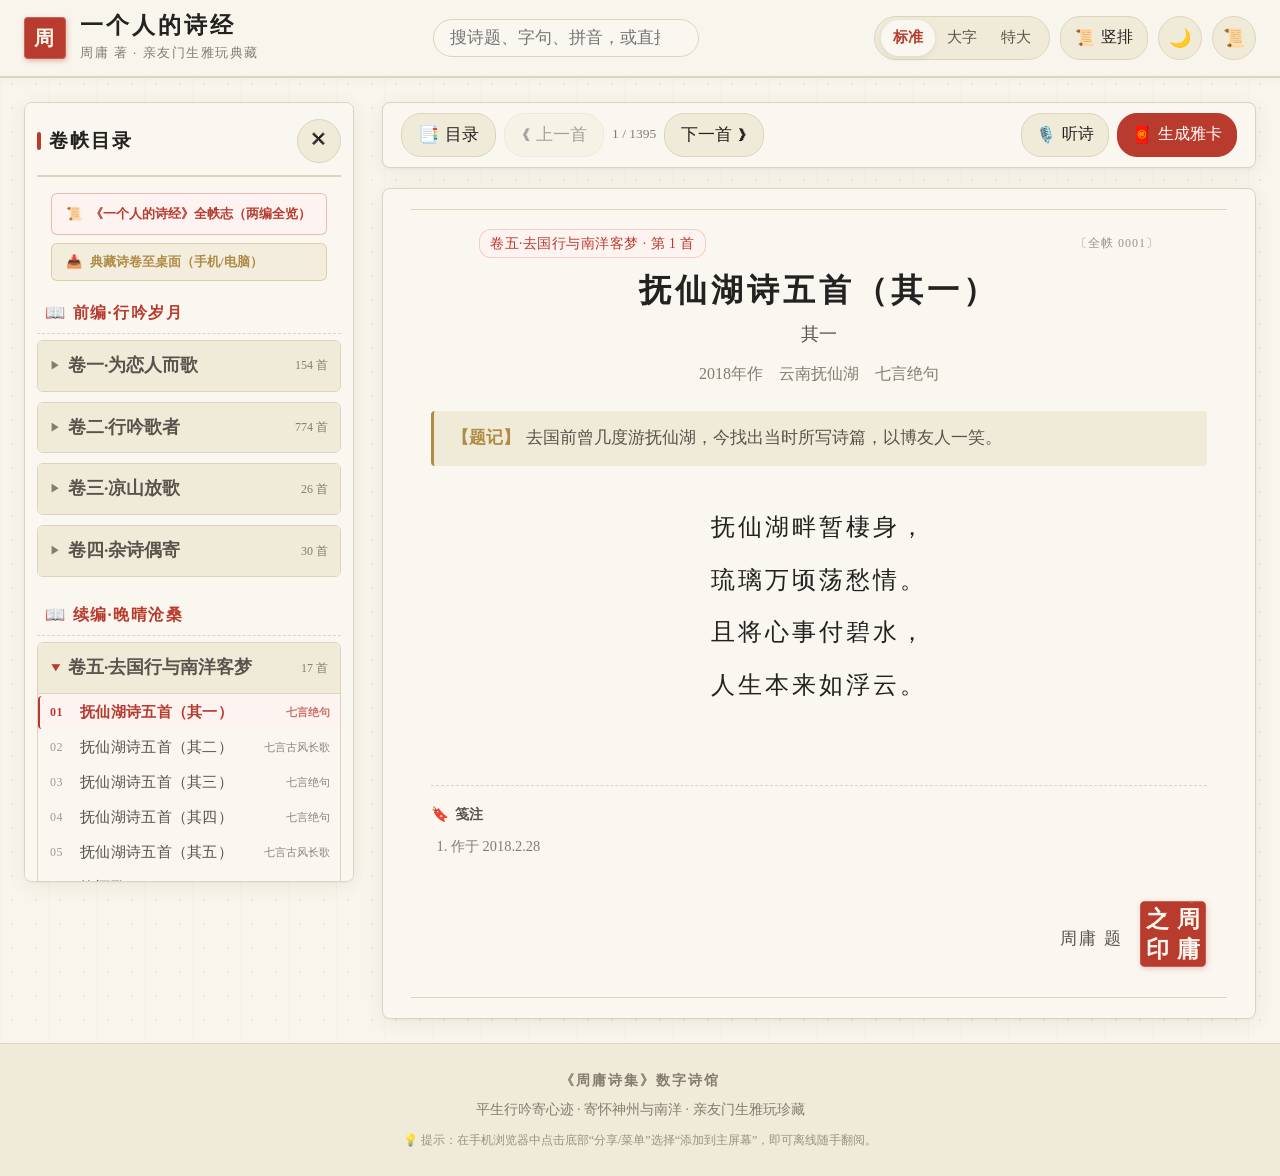
<file: index.html>
<!DOCTYPE html>
<html lang="zh-CN">
<head>
  <meta charset="UTF-8">
  <meta name="viewport" content="width=device-width, initial-scale=1.0, maximum-scale=5.0">
  <title>《一个人的诗经》· 周庸</title>
  
  <!-- 基础元数据与适老/移动端优化 -->
  <meta name="description" content="周庸先生诗词集粹《一个人的诗经》，汇聚平生心血，收录客海萍踪、故园情愫、四时清赏、酬唱知交等数百首古今体诗词。支持大字号适老阅读、横竖排版切换与微信美图分享。">
  <meta name="theme-color" content="#F8F5EC">
  <meta name="apple-mobile-web-app-capable" content="yes">
  <meta name="apple-mobile-web-app-status-bar-style" content="default">
  <meta name="apple-mobile-web-app-title" content="一个人的诗经">

  <!-- PWA 配置文件与图标 -->
  <link rel="manifest" href="manifest.json">
  <link rel="apple-touch-icon" sizes="192x192" href="assets/icons/icon-192.png">
  <link rel="icon" type="image/png" sizes="192x192" href="assets/icons/icon-192.png">
  <link rel="icon" type="image/png" sizes="512x512" href="assets/icons/icon-512.png">
  <link rel="icon" type="image/svg+xml" href="assets/icons/icon-192.svg">

  <!-- 样式表 (添加版本戳击穿强缓存) -->
  <link rel="stylesheet" href="css/main.css?v=1.8.7">
  <link rel="stylesheet" href="css/book.css?v=1.8.7">

  <style>
    /* 核心印章 LOGO 原生防重叠约束 (无论离线缓存何种状态均绝对生效) */
    .brand-seal-icon .seal-char-desktop { display: inline-block; }
    .brand-seal-icon .seal-char-mobile { display: none; }
    @media (max-width: 768px) {
      .brand-seal-icon .seal-char-desktop { display: none !important; }
      .brand-seal-icon .seal-char-mobile { 
        display: flex !important; 
        flex-direction: column; 
        align-items: center; 
        justify-content: center; 
        font-size: 12px; 
        line-height: 1.1; 
        font-weight: bold; 
        letter-spacing: 0;
      }
    }
  </style>
</head>
<body class="font-standard">

  <div class="app-container">
    <!-- 顶部古典典雅导航栏 -->
    <header class="site-header">
      <div class="header-inner">
        <!-- 诗集印章标与题名 -->
        <a class="brand" href="#" title="返回卷首">
          <div class="brand-seal-icon" title="周庸先生真迹诗集">
            <span class="seal-char-desktop">周</span>
            <span class="seal-char-mobile"><span>周</span><span>庸</span></span>
          </div>
          <div class="brand-text">
            <h1>一个人的诗经</h1>
            <div class="sub-title">周庸 著 · 亲友门生雅玩典藏</div>
          </div>
        </a>

        <!-- 检索框 (即打即搜 / 支持拼音缩写与全集数字通查) -->
        <div class="search-box-wrap">
          <input type="text" id="searchInput" class="search-input" 
                 placeholder="搜诗题、字句、拼音，或直接输数字如 534..." 
                 autocomplete="off" aria-label="搜索诗词">
          <button id="searchClearBtn" class="search-clear-btn" aria-label="清除搜索">✕</button>
          <div id="searchResultsContainer" class="search-results-container"></div>
        </div>

        <!-- 顶栏操作功能组 -->
        <div class="header-actions">
          <!-- 适老专属三档字号开关 (70+ 长者核心优化) -->
          <div class="senior-toolbar" title="调节阅读字号">
            <button id="btnFontStandard" class="senior-btn active" data-size="standard">标准</button>
            <button id="btnFontLarge" class="senior-btn" data-size="large">大字</button>
            <button id="btnFontXLarge" class="senior-btn" data-size="xlarge">特大</button>
          </div>

          <!-- 竖排/横排一键切换 -->
          <button id="btnToggleLayout" class="btn-action-pill" title="古籍竖排与现代横排切换">
            <span class="icon">📜</span><span>竖排</span>
          </button>

          <!-- 墨玉夜读/宣纸日读切换 -->
          <button id="btnToggleTheme" class="btn-icon" title="切换夜读模式" aria-label="切换夜读模式">
            🌙
          </button>

          <!-- 查看诗集全帙志 -->
          <button id="btnHeaderChronicle" class="btn-icon" title="查看诗集全帙志与两编卷帙概览" aria-label="全集志">
            📜
          </button>
        </div>
      </div>
    </header>

    <!-- 移动端侧栏遮罩层 -->
    <div id="sidebarBackdrop" class="sidebar-backdrop"></div>

    <!-- 主体布局 -->
    <main class="main-layout">
      <!-- 侧边目录抽屉 (卷次与诗目) -->
      <aside id="sidebarToc" class="sidebar-toc">
        <div class="toc-header">
          <div class="toc-title">卷帙目录</div>
          <button id="btnCloseToc" class="btn-icon btn-close-toc mobile-only" aria-label="关闭目录">✕</button>
        </div>
        <!-- 全集概览入口 -->
        <div id="btnTocChronicle" class="toc-chronicle-btn" title="查看全集编年全帙志">
          <span>📜</span> <span>《一个人的诗经》全帙志（两编全览）</span>
        </div>
        <!-- 典藏至桌面入口 (支持手机PWA、安卓APK与电脑大屏桌面安装) -->
        <button id="btnTocInstallApp" class="toc-chronicle-btn toc-install-btn" onclick="window.openInstallModal &amp;&amp; window.openInstallModal()" title="将诗馆典藏安装至手机桌面、下载安卓APK或电脑独立应用">
          <span style="pointer-events:none;">📥</span> <span style="pointer-events:none;">典藏诗卷至桌面（手机/电脑）</span>
        </button>
        <div id="volumesNavList">
          <!-- 由 app.js 动态渲染卷目与诗名 -->
        </div>
      </aside>

      <!-- 核心阅读主舞台 -->
      <section class="reader-stage">
        <!-- 阅读器快捷操作栏 -->
        <div class="reader-controls-bar">
          <div class="nav-buttons">
            <button id="btnToggleToc" class="btn-nav-page btn-nav-toc" title="打开卷帙目录">
              <span>📑</span> <span>目录</span>
            </button>
            <button id="btnPrevPoem" class="btn-nav-page" title="快捷键：键盘左箭头 [←]">
              <span>❮</span> <span>上一首</span>
            </button>
            <span id="pageIndicator" style="font-size: 13.5px; color: var(--text-muted); font-family: var(--font-serif); white-space: nowrap; user-select: none;">
              1 / 1395
            </span>
            <button id="btnNextPoem" class="btn-nav-page" title="快捷键：键盘右箭头 [→]">
              <span>下一首</span> <span>❯</span>
            </button>
          </div>

          <div class="action-buttons">
            <!-- 听诗（Web Speech API 智能朗读） -->
            <button id="btnTTS" class="btn-action-pill btn-tts" title="智能从容朗诵诗篇（视力疲劳时可闭目聆听）">
              <span>🎙️</span><span>听诗</span>
            </button>

            <!-- 朋友圈/LINE 美图卡片导出 -->
            <button id="btnShareCard" class="btn-action-pill btn-share" title="生成宣纸雅韵诗卡，方便微信朋友圈与好友分享">
              <span>🧧</span><span>生成雅卡</span>
            </button>
          </div>
        </div>

        <!-- 诗页渲染主容器 (通过 CSS 控制 mode-horizontal 与 mode-vertical) -->
        <article id="poemPageContainer" class="poem-page-container mode-horizontal">
          <!-- 由 app.js 动态填充 -->
        </article>
      </section>
    </main>

    <!-- 底部文人题记与版权 -->
    <footer class="site-footer">
      <p style="letter-spacing: 2px; font-weight: bold; margin-bottom: 4px;">《周庸诗集》数字诗馆</p>
      <p>平生行吟寄心迹 · 寄怀神州与南洋 · 亲友门生雅玩珍藏</p>
      <p style="font-size: 12px; margin-top: 8px; opacity: 0.8;">
        💡 提示：在手机浏览器中点击底部“分享/菜单”选择“添加到主屏幕”，即可离线随手翻阅。
      </p>
    </footer>
  </div>

  <!-- 朋友圈/LINE 雅韵诗卡导出弹窗 -->
  <div id="cardModal" class="modal-backdrop">
    <div class="modal-card-dialog">
      <div class="modal-header">
        <div class="modal-title">
          <span>🧧</span> <span>微信 / LINE 诗词雅卡生成</span>
        </div>
        <button id="btnCloseCardModal" class="modal-close-btn" aria-label="关闭">✕</button>
      </div>

      <div class="modal-body">
        <div class="card-options-toolbar">
          <button class="card-opt-btn active" data-ratio="3:4">3:4 朋友圈最佳比例</button>
          <button class="card-opt-btn" data-ratio="square">1:1 方形</button>
          <button class="card-opt-btn" data-ratio="scroll">长卷轴</button>
        </div>

        <div class="card-preview-area">
          <img id="cardPreviewImg" class="card-preview-img" alt="诗词分享卡预览">
        </div>

        <p class="card-hint">
          📱 手机端长按上方图片可直接【发送给朋友】或【保存到相册】发朋友圈/LINE。
        </p>
      </div>

      <div class="modal-footer">
        <button id="btnDownloadCard" class="btn-download-card">
          <span>💾</span> <span>保存高清大图</span>
        </button>
      </div>
    </div>
  </div>

  <!-- 诗集全帙志与五卷编年概览弹窗 -->
  <div id="chronicleModal" class="modal-backdrop">
    <div class="modal-card-dialog modal-chronicle-dialog">
      <!-- 右上角优雅浮动关闭按钮 (彻底移除顶部重复多余的网页标题) -->
      <button id="btnCloseChronicleModal" class="modal-close-btn chronicle-floating-close-btn" aria-label="关闭">✕</button>

      <div class="modal-body chronicle-modal-body" id="chronicleContentArea">
        <!-- 由 app.js 动态渲染 -->
      </div>

      <div class="modal-footer chronicle-modal-footer">
        <button id="btnCopyWechatText" class="btn-action-pill btn-copy-wechat">
          <span>📋</span> <span>一键复制微信 / LINE 分享文案</span>
        </button>
        <button id="btnCloseChronicleBottom" class="btn-action-pill" style="background: var(--bg-secondary); color: var(--text-primary); border: 1px solid var(--border-color);">
          <span>关闭</span>
        </button>
      </div>
    </div>
  </div>

  <!-- 典藏诗卷至桌面（手机/APK/电脑）弹窗 -->
  <div id="installAppModal" class="modal-backdrop">
    <div class="modal-card-dialog modal-chronicle-dialog" style="max-width: 520px;">
      <div class="modal-header">
        <div class="modal-title">
          <span>📥</span> <span>典藏诗卷至桌面</span>
        </div>
        <button id="btnCloseInstallAppModal" class="modal-close-btn" onclick="window.closeInstallModal &amp;&amp; window.closeInstallModal()" aria-label="关闭">✕</button>
      </div>

      <div class="modal-body" style="padding: 22px 20px 14px; font-family: var(--font-kaiti, serif);">
        <p style="font-size: 15px; line-height: 1.7; color: var(--text-secondary); margin-bottom: 16px; text-align: left;">
          为方便周庸先生及亲友随时以大字品读诗作，推荐将《一个人的诗经》典藏安装至设备桌面：
        </p>

        <div style="display: flex; flex-direction: column; gap: 12px;">
          <!-- 板块 1：苹果手机（iPhone / iPad） -->
          <div class="pwa-platform-card" id="cardApple">
            <div class="pwa-platform-header">
              <span>🍎</span>
              <span>苹果手机（iPhone / iPad）</span>
              <span class="pwa-badge-req">仅限 Safari</span>
            </div>
            <div class="pwa-apple-steps">
              <div class="pwa-step-line">① 确认是在苹果自带 <strong>Safari 浏览器</strong> 中打开；</div>
              <div class="pwa-step-line">② 点击底栏中间【<strong>分享 ⎋</strong>】图标（方框带向上箭头）；</div>
              <div class="pwa-step-line">③ 向上轻滑菜单，选择【<strong>添加到主屏幕 ➕</strong>】并点击右上角【添加】。</div>
            </div>
          </div>

          <!-- 板块 2：安卓手机（Android） -->
          <div class="pwa-platform-card" id="cardAndroid">
            <div class="pwa-platform-header">
              <span>🤖</span>
              <span>安卓手机（Android）</span>
              <span class="pwa-badge-req" style="color: var(--vermilion); background: var(--vermilion-light);">推荐 Chrome / APK</span>
            </div>
            <div style="display: flex; flex-direction: column; gap: 8px; margin-top: 4px;">
              <button id="btnModalInstallAndroid" class="pwa-install-action-btn" onclick="window.triggerPromptFromGesture && window.triggerPromptFromGesture()" style="margin-bottom:0; padding: 11px 16px; font-size: 15px;">
                <span>🤖</span> <span>添加到手机桌面（推荐使用 Chrome）</span>
              </button>
              <a id="btnModalDownloadApk" href="ZhouYongPoetry.apk" class="pwa-apk-sub-btn" download="周庸诗集.apk" style="display: flex; align-items: center; justify-content: center; text-decoration: none; padding: 9px 16px; font-size: 14px; font-weight: bold; margin: 0; box-sizing: border-box;">
                <span>📦</span> <span>直接下载安卓安装包 (.apk 极速直装)</span>
              </a>
            </div>
          </div>

          <!-- 板块 3：电脑桌面端 -->
          <div class="pwa-platform-card" id="cardPC">
            <div class="pwa-platform-header">
              <span>🖥️</span>
              <span>电脑桌面端（Windows / Mac）</span>
            </div>
            <button id="btnModalInstallPC" class="pwa-install-action-btn pwa-install-pc-btn" onclick="window.triggerPromptFromGesture && window.triggerPromptFromGesture()" style="margin-top: 4px; margin-bottom: 0; padding: 11px 16px; font-size: 15px;">
              <span>🖥️</span> <span>安装到电脑桌面（Edge / Chrome 独立大屏）</span>
            </button>
          </div>

          <!-- 分享链接快捷复制 -->
          <button id="btnCopyInstallLink" class="btn-action-pill" style="width: 100%; border-radius: 20px; background: rgba(197, 160, 89, 0.12); color: var(--text-primary); border: 1px dashed var(--gold-accent); padding: 10px 14px; font-size: 13.5px; font-weight: bold; cursor: pointer; display: flex; align-items: center; justify-content: center; gap: 6px; box-sizing: border-box; transition: var(--transition-smooth);">
            <span>📋</span> <span>复制诗集与安装网址发给微信 / LINE 亲友</span>
          </button>
        </div>
      </div>

      <div class="modal-footer" style="padding: 12px 20px 18px; justify-content: center;">
        <button id="btnCloseInstallAppBottom" class="btn-action-pill" onclick="window.closeInstallModal &amp;&amp; window.closeInstallModal()" style="background: var(--bg-secondary); color: var(--text-primary); border: 1px solid var(--border-color); min-width: 140px;">
          <span>我知道了 · 返回诗卷</span>
        </button>
      </div>
    </div>
  </div>

  <!-- 水墨长诗平滑回顶浮标 (古风朱砂小印) -->
  <button id="btnBackToTop" class="btn-back-to-top" title="回到诗篇顶部" aria-label="返回诗篇顶部">
    <span class="back-to-top-icon">▲</span>
    <span class="back-to-top-text">回顶</span>
  </button>

  <script>
    // 典藏安装弹窗原生秒开逻辑（独立于外部脚本，100% 极速响应）
    window.openInstallModal = function() {
      var m = document.getElementById("installAppModal");
      if (m) m.classList.add("show");
      var drawer = document.getElementById("sidebarToc");
      if (drawer) drawer.classList.remove("open");
      var backdrop = document.getElementById("sidebarBackdrop");
      if (backdrop) backdrop.classList.remove("show");

      // 设备自动高亮
      var ua = navigator.userAgent.toLowerCase();
      var isIOS = /iphone|ipad|ipod/.test(ua);
      var isAndroid = /android/.test(ua);
      var cardApple = document.getElementById("cardApple");
      var cardAndroid = document.getElementById("cardAndroid");
      if (isIOS && cardApple) cardApple.classList.add("highlight");
      if (isAndroid && cardAndroid) cardAndroid.classList.add("highlight");
    };
    window.closeInstallModal = function() {
      var m = document.getElementById("installAppModal");
      if (m) m.classList.remove("show");
    };
  </script>

  <!-- 脚本引入 (附带版本戳击穿强缓存，按依赖严格排序) -->
  <script src="js/seal.js?v=1.8.8"></script>
  <script src="js/search.js?v=1.8.8"></script>
  <script src="js/card-exporter.js?v=1.8.8"></script>
  <script src="js/app.js?v=1.8.8"></script>
</body>
</html>
</file>
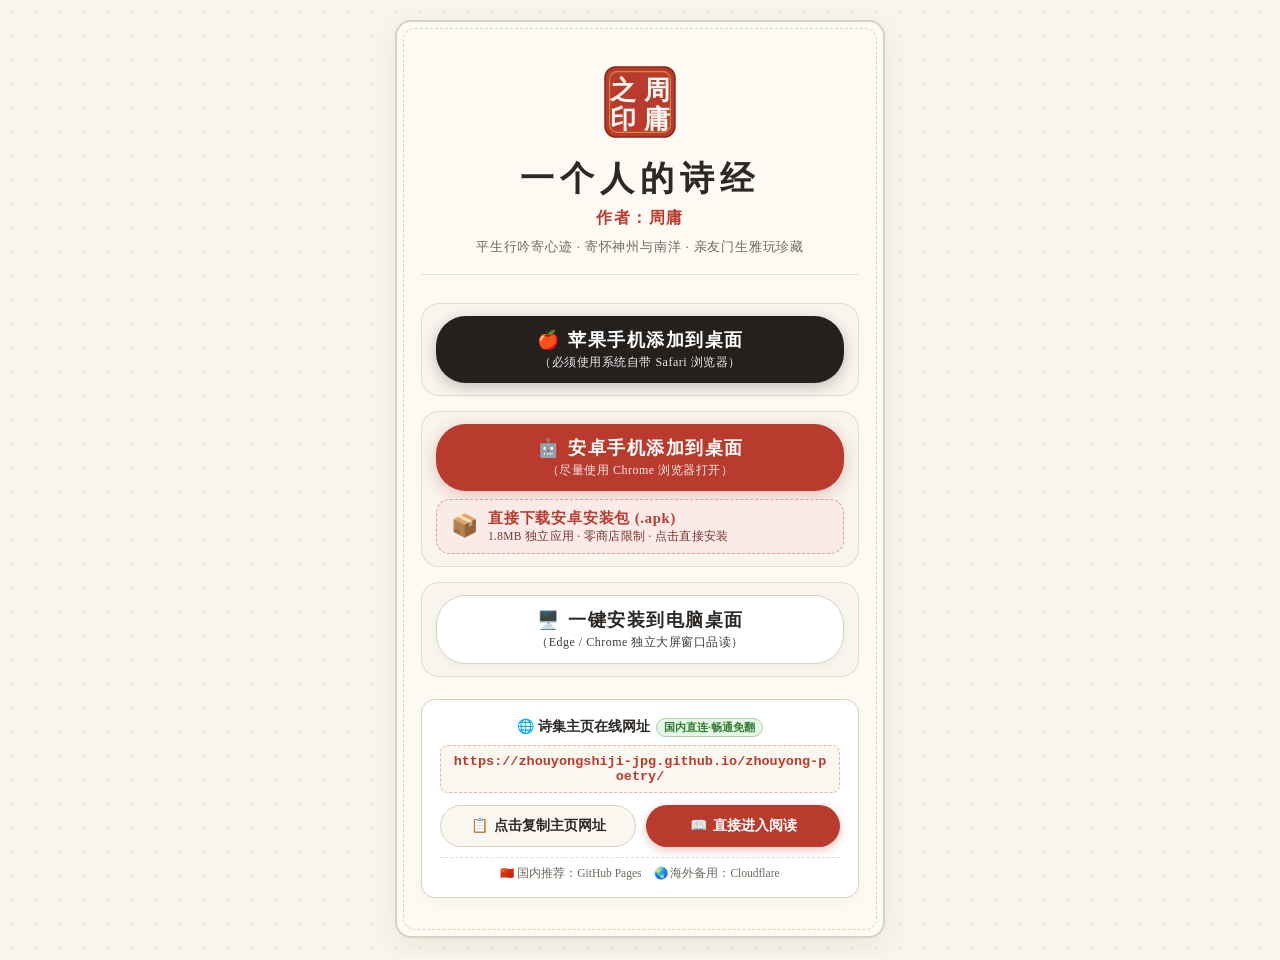
<file: install.html>
<!DOCTYPE html>
<html lang="zh-CN">
<head>
  <meta charset="UTF-8">
  <meta name="viewport" content="width=device-width, initial-scale=1.0, maximum-scale=1.0, user-scalable=no">
  <title>《一个人的诗经》一键安装</title>

  <!-- PWA 配置文件与图标 -->
  <link rel="manifest" href="manifest.json">
  <link rel="apple-touch-icon" sizes="192x192" href="assets/icons/icon-192.png">
  <link rel="icon" type="image/png" sizes="192x192" href="assets/icons/icon-192.png">
  <link rel="icon" type="image/png" sizes="512x512" href="assets/icons/icon-512.png">
  <style>
    :root {
      --bg-color: #F8F5EC;
      --paper-card: #FCFAF2;
      --vermilion: #B83B2E;
      --vermilion-hover: #9E2F23;
      --vermilion-light: #FBEBE8;
      --text-main: #2C2825;
      --text-sub: #6E685E;
      --border-color: #D9D2C3;
      --border-gold: #C5A059;
      --shadow: 0 8px 30px rgba(70, 50, 30, 0.08);
      --font-family: 'Kaiti SC', 'STKaiti', 'KaiTi', 'SimSun', 'Songti SC', 'Noto Serif SC', serif;
    }

    * {
      box-sizing: border-box;
      margin: 0;
      padding: 0;
      -webkit-tap-highlight-color: transparent;
    }

    body {
      background-color: var(--bg-color);
      background-image: radial-gradient(#E8E2D2 1px, transparent 1px);
      background-size: 24px 24px;
      color: var(--text-main);
      font-family: var(--font-family);
      min-height: 100vh;
      display: flex;
      align-items: center;
      justify-content: center;
      padding: 20px 14px;
    }

    .install-card {
      background: var(--paper-card);
      border: 2px solid var(--border-color);
      box-shadow: var(--shadow);
      border-radius: 16px;
      max-width: 490px;
      width: 100%;
      padding: 42px 24px 38px;
      text-align: center;
      position: relative;
    }

    .inner-border {
      position: absolute;
      inset: 6px;
      border: 1px dashed rgba(197, 160, 89, 0.45);
      border-radius: 12px;
      pointer-events: none;
    }

    .seal-box {
      margin: 0 auto 16px;
      width: 76px;
      height: 76px;
    }

    .poem-main-title {
      font-size: 34px;
      letter-spacing: 6px;
      color: var(--text-main);
      font-weight: bold;
      margin-bottom: 10px;
    }

    .poem-sub-colophon {
      font-size: 13px;
      color: var(--text-sub);
      line-height: 1.6;
      letter-spacing: 0.8px;
      margin-bottom: 28px;
      padding-bottom: 16px;
      border-bottom: 1px solid rgba(217, 210, 195, 0.6);
    }

    @media (max-width: 440px) {
      .poem-sub-colophon {
        font-size: 12px;
        letter-spacing: 0.4px;
        line-height: 1.5;
      }
    }

    .action-group {
      display: flex;
      flex-direction: column;
      gap: 15px;
      position: relative;
      z-index: 10;
    }

    .platform-section {
      display: flex;
      flex-direction: column;
      gap: 8px;
      background: rgba(0, 0, 0, 0.02);
      border: 1.5px solid rgba(217, 210, 195, 0.7);
      border-radius: 18px;
      padding: 12px 14px;
      position: relative;
      transition: all 0.25s ease;
    }

    .platform-section.highlight-device {
      border-color: var(--vermilion);
      background: rgba(184, 59, 46, 0.035);
      box-shadow: 0 4px 16px rgba(184, 59, 46, 0.1);
    }

    .device-tag {
      align-self: flex-start;
      font-size: 11.5px;
      font-family: var(--font-family);
      font-weight: bold;
      color: var(--vermilion);
      background: var(--vermilion-light);
      border: 1px solid rgba(184, 59, 46, 0.25);
      border-radius: 12px;
      padding: 2px 10px;
      letter-spacing: 0.5px;
      margin-bottom: 2px;
    }

    .btn-install-main {
      display: flex;
      align-items: center;
      justify-content: center;
      width: 100%;
      padding: 12px 18px;
      font-family: var(--font-family);
      border-radius: 30px;
      cursor: pointer;
      border: none;
      transition: all 0.25s ease;
      text-decoration: none;
      box-sizing: border-box;
    }

    .btn-text-box {
      display: flex;
      flex-direction: column;
      align-items: center;
      gap: 2px;
    }

    .btn-primary-line {
      display: flex;
      align-items: center;
      justify-content: center;
      gap: 8px;
      font-size: 18px;
      font-weight: bold;
      letter-spacing: 1.5px;
    }

    .btn-sub-note {
      font-size: 12px;
      font-weight: normal;
      letter-spacing: 0.5px;
      opacity: 0.9;
    }

    /* 苹果专属黑金庄重风格 */
    .btn-apple {
      background: #23201E;
      color: #FFF;
      box-shadow: 0 4px 14px rgba(35, 32, 30, 0.25);
    }

    .btn-apple:hover {
      background: #3B3734;
      transform: translateY(-1px);
      box-shadow: 0 6px 18px rgba(35, 32, 30, 0.35);
    }

    /* 安卓专属朱砂主调 */
    .btn-android {
      background: var(--vermilion);
      color: #FFF;
      box-shadow: 0 4px 16px rgba(184, 59, 46, 0.28);
    }

    .btn-android:hover {
      background: var(--vermilion-hover);
      box-shadow: 0 6px 20px rgba(184, 59, 46, 0.4);
      transform: translateY(-1px);
    }

    /* 安卓 APK 直载药丸条 */
    .btn-apk-pill {
      display: flex;
      align-items: center;
      gap: 10px;
      background: var(--vermilion-light);
      border: 1px dashed rgba(184, 59, 46, 0.45);
      border-radius: 14px;
      padding: 9px 14px;
      text-decoration: none;
      color: var(--vermilion);
      transition: all 0.2s ease;
      text-align: left;
    }

    .btn-apk-pill:hover {
      background: #F8D8D3;
      border-style: solid;
      transform: translateY(-1px);
    }

    .apk-badge-ico {
      font-size: 22px;
      flex-shrink: 0;
    }

    .apk-badge-text {
      display: flex;
      flex-direction: column;
      gap: 1px;
    }

    .apk-badge-title {
      font-size: 14.5px;
      font-weight: bold;
      letter-spacing: 0.8px;
    }

    .apk-badge-desc {
      font-size: 11.5px;
      color: #7A352D;
      letter-spacing: 0.3px;
    }

    /* 电脑桌面端简洁素雅白底 */
    .btn-pc {
      background: #FFF;
      color: var(--text-main);
      border: 1.5px solid var(--border-color);
      box-shadow: 0 2px 10px rgba(0, 0, 0, 0.04);
    }

    .btn-pc:hover {
      border-color: var(--border-gold);
      color: var(--vermilion);
      transform: translateY(-1px);
    }

    /* 微信右上角大箭头指引遮罩 */
    .wechat-mask {
      display: none;
      position: fixed;
      inset: 0;
      background: rgba(20, 18, 16, 0.92);
      z-index: 9999;
      color: #FFF;
      padding: 24px 20px;
      cursor: pointer;
    }

    .wechat-arrow-box {
      position: absolute;
      top: 14px;
      right: 24px;
      text-align: right;
    }

    .wechat-arrow {
      font-size: 64px;
      color: #FF5A45;
      animation: bounceArrow 1.2s infinite;
      line-height: 1;
    }

    @keyframes bounceArrow {
      0%, 100% { transform: translate(0, 0); }
      50% { transform: translate(6px, -6px); }
    }

    .wechat-guide-content {
      margin-top: 86px;
      background: rgba(255, 255, 255, 0.12);
      border: 1px solid rgba(255, 255, 255, 0.2);
      border-radius: 16px;
      padding: 28px 22px;
      backdrop-filter: blur(8px);
      line-height: 2;
      font-size: 18px;
    }

    .wechat-guide-title {
      font-size: 21px;
      font-weight: bold;
      color: #FFD285;
      margin-bottom: 14px;
      text-align: center;
    }

    /* 专属安装指引弹窗（苹果 / 安卓） */
    .guide-modal-backdrop {
      position: fixed;
      inset: 0;
      background: rgba(20, 18, 16, 0.82);
      backdrop-filter: blur(4px);
      z-index: 9998;
      display: flex;
      align-items: center;
      justify-content: center;
      padding: 20px 14px;
      animation: fadeIn 0.2s ease;
    }

    @keyframes fadeIn {
      from { opacity: 0; }
      to { opacity: 1; }
    }

    .guide-modal-card {
      background: var(--paper-card);
      border: 2px solid var(--border-color);
      border-radius: 16px;
      max-width: 480px;
      width: 100%;
      box-shadow: 0 12px 40px rgba(0, 0, 0, 0.3);
      display: flex;
      flex-direction: column;
      max-height: 90vh;
      overflow: hidden;
      animation: popIn 0.25s cubic-bezier(0.16, 1, 0.3, 1);
    }

    @keyframes popIn {
      from { transform: scale(0.95); opacity: 0; }
      to { transform: scale(1); opacity: 1; }
    }

    .guide-modal-header {
      display: flex;
      align-items: center;
      justify-content: space-between;
      padding: 16px 20px;
      border-bottom: 1px solid var(--border-color);
      background: rgba(0,0,0,0.015);
    }

    .guide-modal-title {
      font-size: 19px;
      font-weight: bold;
      color: var(--text-main);
      letter-spacing: 1px;
    }

    .guide-modal-close {
      background: none;
      border: none;
      font-size: 22px;
      color: var(--text-sub);
      cursor: pointer;
      padding: 4px 8px;
      border-radius: 6px;
      line-height: 1;
    }

    .guide-modal-close:hover {
      color: var(--vermilion);
    }

    .guide-modal-body {
      padding: 20px 18px;
      overflow-y: auto;
      text-align: left;
    }

    .guide-notice-pill {
      background: #FFF7EB;
      border: 1px solid rgba(197, 160, 89, 0.4);
      border-radius: 8px;
      padding: 10px 14px;
      font-size: 13.5px;
      line-height: 1.6;
      color: #694F1A;
      margin-bottom: 16px;
    }

    .guide-steps-list {
      display: flex;
      flex-direction: column;
      gap: 10px;
      margin-bottom: 18px;
    }

    .guide-step-item {
      display: flex;
      align-items: flex-start;
      gap: 12px;
      background: #FFF;
      border: 1px solid rgba(217, 210, 195, 0.65);
      border-radius: 10px;
      padding: 11px 14px;
    }

    .step-num {
      width: 24px;
      height: 24px;
      border-radius: 50%;
      background: var(--vermilion);
      color: #FFF;
      font-size: 13px;
      font-weight: bold;
      display: flex;
      align-items: center;
      justify-content: center;
      flex-shrink: 0;
      margin-top: 2px;
    }

    .step-desc {
      font-size: 14px;
      line-height: 1.65;
      color: var(--text-main);
    }

    .step-desc strong {
      color: var(--vermilion);
    }

    .step-tip {
      font-size: 12px;
      color: var(--text-sub);
      margin-top: 3px;
    }

    .guide-method-card {
      background: #FFF;
      border: 1px solid var(--border-color);
      border-radius: 12px;
      padding: 14px;
    }

    .method-badge {
      display: inline-block;
      font-size: 11.5px;
      font-weight: bold;
      color: var(--vermilion);
      background: var(--vermilion-light);
      padding: 2px 8px;
      border-radius: 6px;
      margin-bottom: 6px;
    }

    .method-title {
      font-size: 15px;
      font-weight: bold;
      color: var(--text-main);
      margin-bottom: 4px;
    }

    .method-desc {
      font-size: 13px;
      color: var(--text-sub);
      line-height: 1.6;
    }

    .btn-modal-action {
      display: flex;
      align-items: center;
      justify-content: center;
      gap: 8px;
      width: 100%;
      padding: 12px 16px;
      border-radius: 26px;
      font-size: 15px;
      font-family: var(--font-family);
      font-weight: bold;
      text-decoration: none;
      cursor: pointer;
      border: none;
      transition: all 0.2s ease;
      box-sizing: border-box;
    }

    .btn-modal-primary {
      background: var(--vermilion);
      color: #FFF !important;
      box-shadow: 0 4px 12px rgba(184, 59, 46, 0.3);
    }

    .btn-modal-primary:hover {
      background: var(--vermilion-hover);
    }

    .btn-modal-secondary {
      background: #FFF;
      color: var(--text-main) !important;
      border: 1.5px solid var(--border-color);
    }

    .btn-modal-secondary:hover {
      border-color: var(--vermilion);
      color: var(--vermilion) !important;
    }

    .guide-modal-footer {
      padding: 12px 20px 16px;
      border-top: 1px solid var(--border-color);
      display: flex;
      justify-content: center;
      background: rgba(0,0,0,0.015);
    }

    .btn-modal-dismiss {
      background: #EFECE3;
      border: 1px solid var(--border-color);
      color: var(--text-main);
      padding: 8px 26px;
      border-radius: 20px;
      font-size: 13.5px;
      cursor: pointer;
      font-family: var(--font-family);
    }

    .btn-modal-dismiss:hover {
      background: #E5E1D5;
    }

    /* 弹窗通告 */
    .toast {
      position: fixed;
      bottom: 28px;
      left: 50%;
      transform: translateX(-50%);
      background: rgba(44, 40, 37, 0.95);
      color: #FFF;
      padding: 12px 24px;
      border-radius: 30px;
      font-size: 14px;
      letter-spacing: 1px;
      z-index: 10000;
      display: none;
      box-shadow: 0 6px 24px rgba(0,0,0,0.25);
    }
  </style>
</head>
<body>
  <div class="install-card">
    <div class="inner-border"></div>

    <!-- 朱砂白文印章 (传统回文右起：周庸 之印) -->
    <div class="seal-box">
      <svg viewBox="0 0 100 100" width="76" height="76">
        <rect x="4" y="4" width="92" height="92" rx="14" fill="#B83B2E" stroke="#8B261B" stroke-width="2"/>
        <rect x="10" y="10" width="80" height="80" rx="10" fill="none" stroke="#E5A93C" stroke-width="1.5" opacity="0.7"/>
        <!-- 右列：周(上) 庸(下) -->
        <text x="73" y="46" font-family="'Kaiti SC', 'STKaiti', 'KaiTi', serif" font-size="34" font-weight="bold" fill="#FBF8F1" text-anchor="middle">周</text>
        <text x="73" y="84" font-family="'Kaiti SC', 'STKaiti', 'KaiTi', serif" font-size="34" font-weight="bold" fill="#FBF8F1" text-anchor="middle">庸</text>
        <!-- 左列：之(上) 印(下) -->
        <text x="27" y="46" font-family="'Kaiti SC', 'STKaiti', 'KaiTi', serif" font-size="34" font-weight="bold" fill="#FBF8F1" text-anchor="middle">之</text>
        <text x="27" y="84" font-family="'Kaiti SC', 'STKaiti', 'KaiTi', serif" font-size="34" font-weight="bold" fill="#FBF8F1" text-anchor="middle">印</text>
      </svg>
    </div>

    <h1 class="poem-main-title">一个人的诗经</h1>
    <p class="poem-author" style="font-size: 16px; color: var(--vermilion); font-family: var(--font-family); margin-top: -4px; margin-bottom: 8px; font-weight: bold; letter-spacing: 1.5px;">作者：周庸</p>
    <p class="poem-sub-colophon">平生行吟寄心迹 · 寄怀神州与南洋 · 亲友门生雅玩珍藏</p>

    <!-- 离线文件打开时的提示（针对微信/LINE 直接点开本地 html 文件） -->
    <div id="localFileNotice" style="display:none; background: #FFF8E6; border: 1.5px dashed var(--vermilion); border-radius: 12px; padding: 12px 14px; margin-bottom: 16px; text-align: left;">
      <div style="font-weight: bold; color: var(--vermilion); font-size: 14px; margin-bottom: 4px;">⚠️ 微信/LINE 文件直接打开提示：</div>
      <div style="font-size: 13px; color: #5C4316; line-height: 1.6;">
        苹果手机受系统限制，无法直接在聊天软件接收的文件中添加到桌面。<br>
        请直接点击下方在线正式网址打开：<br>
        <a id="localNoticeLink" href="https://zhouyongshiji-jpg.github.io/zhouyong-poetry/install.html" style="font-weight: bold; color: #0066CC; text-decoration: underline; word-break: break-all; display: inline-block; margin-top: 4px;">https://zhouyongshiji-jpg.github.io/zhouyong-poetry/install.html</a>
      </div>
    </div>

    <div class="action-group">
      <!-- 1. 苹果手机专区 -->
      <div class="platform-section" id="sectionApple">
        <div class="device-tag" id="badgeApple" style="display: none;">✦ 检测到您正在使用苹果设备</div>
        <button id="btnInstallApple" class="btn-install-main btn-apple">
          <div class="btn-text-box">
            <div class="btn-primary-line">
              <span>🍎</span> <span>苹果手机添加到桌面</span>
            </div>
            <div class="btn-sub-note">（必须使用系统自带 Safari 浏览器）</div>
          </div>
        </button>
      </div>

      <!-- 2. 安卓手机专区 -->
      <div class="platform-section" id="sectionAndroid">
        <div class="device-tag" id="badgeAndroid" style="display: none;">✦ 检测到您正在使用安卓设备</div>
        <button id="btnInstallAndroid" class="btn-install-main btn-android">
          <div class="btn-text-box">
            <div class="btn-primary-line">
              <span>🤖</span> <span>安卓手机添加到桌面</span>
            </div>
            <div class="btn-sub-note">（尽量使用 Chrome 浏览器打开）</div>
          </div>
        </button>

        <!-- 安卓 APK 极速直装通道 -->
        <a id="btnDownloadApk" href="ZhouYongPoetry.apk" class="btn-apk-pill" download="周庸诗集.apk">
          <span class="apk-badge-ico">📦</span>
          <div class="apk-badge-text">
            <span class="apk-badge-title">直接下载安卓安装包 (.apk)</span>
            <span class="apk-badge-desc">1.8MB 独立应用 · 零商店限制 · 点击直接安装</span>
          </div>
        </a>
      </div>

      <!-- 3. 电脑桌面端专区 -->
      <div class="platform-section" id="sectionPC">
        <button id="btnInstallPC" class="btn-install-main btn-pc">
          <div class="btn-text-box">
            <div class="btn-primary-line">
              <span>🖥️</span> <span>一键安装到电脑桌面</span>
            </div>
            <div class="btn-sub-note">（Edge / Chrome 独立大屏窗口品读）</div>
          </div>
        </button>
      </div>
    </div>

    <!-- 诗集主页直达与一键复制 -->
    <div class="homepage-bar-card" style="margin-top: 22px; padding: 18px 18px 16px; background: #FFF; border: 1.5px solid var(--border-color); border-radius: 14px; text-align: center; box-shadow: 0 4px 14px rgba(0,0,0,0.04);">
      <div style="font-size: 14px; color: var(--text-main); margin-bottom: 8px; font-weight: bold; display: flex; align-items: center; justify-content: center; gap: 6px;">
        <span>🌐 诗集主页在线网址</span>
        <span style="font-size: 11px; background: #E8F5E9; color: #2E7D32; border: 1px solid #A5D6A7; padding: 1px 7px; border-radius: 10px;">国内直连·畅通免翻</span>
      </div>
      <div id="homeUrlBox" style="font-size: 13.5px; font-family: monospace, sans-serif; font-weight: bold; color: var(--vermilion); word-break: break-all; margin-bottom: 12px; padding: 8px 12px; background: #FAF7F0; border-radius: 8px; border: 1px dashed rgba(184, 59, 46, 0.35); user-select: all;">https://zhouyongshiji-jpg.github.io/zhouyong-poetry/</div>
      
      <div style="display: flex; gap: 10px; justify-content: center; margin-bottom: 10px;">
        <button id="btnCopyHomeUrl" type="button" style="flex: 1; padding: 11px 12px; font-size: 14px; font-family: var(--font-family); font-weight: bold; background: #FAF7F0; color: #2C2825; border: 1.5px solid var(--border-color); border-radius: 22px; cursor: pointer; display: flex; align-items: center; justify-content: center; gap: 6px; transition: all 0.2s ease;">
          <span>📋</span> <span id="copyHomeText">点击复制主页网址</span>
        </button>
        <a id="btnEnterHome" href="./" style="flex: 1; padding: 11px 12px; font-size: 14px; font-family: var(--font-family); font-weight: bold; background: var(--vermilion); color: #FFF; border-radius: 22px; text-decoration: none; display: flex; align-items: center; justify-content: center; gap: 6px; box-shadow: 0 3px 10px rgba(184, 59, 46, 0.3);">
          <span>📖</span> <span>直接进入阅读</span>
        </a>
      </div>

      <div style="font-size: 11.5px; color: var(--text-sub); display: flex; align-items: center; justify-content: center; gap: 12px; border-top: 1px dashed rgba(217, 210, 195, 0.7); padding-top: 8px; margin-top: 6px;">
        <span>🇨🇳 国内推荐：GitHub Pages</span>
        <span>🌏 海外备用：Cloudflare</span>
      </div>
    </div>
  </div>

  <!-- 苹果手机 Safari 步骤指南弹窗 -->
  <div id="iosGuideModal" class="guide-modal-backdrop" style="display: none;">
    <div class="guide-modal-card">
      <div class="guide-modal-header">
        <div class="guide-modal-title">🍎 苹果手机添加至主屏幕</div>
        <button class="guide-modal-close" onclick="closeIosGuide()" aria-label="关闭">✕</button>
      </div>
      <div class="guide-modal-body">
        <div class="guide-notice-pill">
          ⚠️ 苹果 iOS 限制：<strong>必须且仅能使用系统自带 Safari 浏览器</strong> 操作
        </div>
        <div class="guide-steps-list">
          <div class="guide-step-item">
            <div class="step-num">1</div>
            <div class="step-desc">
              在苹果自带 <strong>Safari 浏览器</strong>（指南针图标 🧭）中打开诗卷；
              <div class="step-tip">（若当前在微信/LINE 中，请点右上角【···】选择【在 Safari 中打开】）</div>
            </div>
          </div>
          <div class="guide-step-item">
            <div class="step-num">2</div>
            <div class="step-desc">
              点击 Safari 底部中间的【<strong>分享 ⎋</strong>】图标（方框带向上箭头）。
            </div>
          </div>
          <div class="guide-step-item">
            <div class="step-num">3</div>
            <div class="step-desc">
              在弹出的选项菜单中向上滑动，找到并选择【<strong>添加到主屏幕 ➕</strong>】。
            </div>
          </div>
          <div class="guide-step-item">
            <div class="step-num">4</div>
            <div class="step-desc">
              点击右上角【<strong>添加</strong>】，手机桌面即可生成《周庸诗集》独立图标！
            </div>
          </div>
        </div>
        <a id="btnGoLiveSafari" href="./" class="btn-modal-action btn-modal-primary">
          <span>📖 前往诗卷主站（在 Safari 中实操）</span>
        </a>
      </div>
      <div class="guide-modal-footer">
        <button class="btn-modal-dismiss" onclick="closeIosGuide()">我知道了 · 关闭</button>
      </div>
    </div>
  </div>

  <!-- 安卓手机安装指南弹窗 -->
  <div id="androidGuideModal" class="guide-modal-backdrop" style="display: none;">
    <div class="guide-modal-card">
      <div class="guide-modal-header">
        <div class="guide-modal-title">🤖 安卓手机安装指引</div>
        <button class="guide-modal-close" onclick="closeAndroidGuide()" aria-label="关闭">✕</button>
      </div>
      <div class="guide-modal-body">
        <div class="guide-notice-pill" style="background: rgba(184, 59, 46, 0.08); border-color: rgba(184, 59, 46, 0.25); color: #822218;">
          💡 提示：推荐使用 <strong>Chrome 浏览器</strong>，或直接安装独立安装包
        </div>

        <!-- 方式一：直接安装 APK（极速推荐） -->
        <div class="guide-method-card">
          <div class="method-badge">方式一 · 最省心推荐（零门槛）</div>
          <div class="method-title">📦 直接下载安卓独立安装包 (.apk)</div>
          <div class="method-desc">仅 1.8MB 纯净体积，无广告，免受任何国产浏览器拦截。下载完成后直接点击安装即可。</div>
          <a href="ZhouYongPoetry.apk" class="btn-modal-action btn-modal-primary" download="周庸诗集.apk" style="margin-top: 10px;">
            <span>📥 立即下载安卓安装包 (1.8MB)</span>
          </a>
        </div>

        <!-- 方式二：Chrome 浏览器添加到桌面 -->
        <div class="guide-method-card" style="margin-top: 14px;">
          <div class="method-badge" style="background: #EAE6DC; color: #5A544A;">方式二 · 网页免安装添加</div>
          <div class="method-title">🌐 尽量使用 Chrome 浏览器打开</div>
          <div class="method-desc">在 Chrome 浏览器中打开本页，点击右上角【三个点 ···】，选择【添加到主屏幕】或【安装应用】。</div>
          <a href="./?install=1" class="btn-modal-action btn-modal-secondary" style="margin-top: 10px;">
            <span>🚀 前往诗卷主站（在 Chrome 中打开）</span>
          </a>
        </div>
      </div>
      <div class="guide-modal-footer">
        <button class="btn-modal-dismiss" onclick="closeAndroidGuide()">我知道了 · 关闭</button>
      </div>
    </div>
  </div>

  <!-- 微信右上角大箭头指引遮罩 -->
  <div id="wechatMask" class="wechat-mask">
    <div class="wechat-arrow-box">
      <div class="wechat-arrow">↗</div>
    </div>
    <div class="wechat-guide-content">
      <div class="wechat-guide-title">微信限制直接添加到桌面</div>
      <p>① 请点击屏幕右上角的「<strong>···</strong>」</p>
      <p id="wechatActionText">② 在弹出菜单中选择「<strong>在浏览器中打开</strong>」</p>
      <p id="wechatPlatformTip" style="margin-top: 12px; font-size: 15px; color: #FFD285; line-height: 1.6;"></p>
    </div>
    <p style="text-align: center; margin-top: 36px; font-size: 14px; opacity: 0.7;">点击屏幕任意位置关闭提示</p>
  </div>

  <div id="toastMsg" class="toast"></div>

  <script>
    const DOMESTIC_URL = "https://zhouyongshiji-jpg.github.io/zhouyong-poetry/";
    const OVERSEAS_URL = "https://zhouyong-poetry.zhouyongshiji.workers.dev";
    let CURRENT_URL = DOMESTIC_URL;
    if (window.location.protocol.startsWith("http")) {
      let base = window.location.origin + window.location.pathname.replace(/\/install\.html.*$/, "");
      if (!base.endsWith("/")) base += "/";
      CURRENT_URL = base;
    }

    const ua = navigator.userAgent.toLowerCase();
    const isWeChat = /micromessenger/.test(ua);
    const isIOS = /iphone|ipad|ipod/.test(ua);
    const isAndroid = /android/.test(ua);
    const isMobile = isIOS || isAndroid || /mobile|phone/.test(ua);

    // 检测是否为本地离线文件运行 (file:// 协议)
    if (window.location.protocol === "file:") {
      const notice = document.getElementById("localFileNotice");
      if (notice) notice.style.display = "block";
    }

    // 智能高亮与标记当前设备
    if (isIOS) {
      const badge = document.getElementById("badgeApple");
      const sec = document.getElementById("sectionApple");
      if (badge) badge.style.display = "inline-block";
      if (sec) sec.classList.add("highlight-device");
    } else if (isAndroid) {
      const badge = document.getElementById("badgeAndroid");
      const sec = document.getElementById("sectionAndroid");
      if (badge) badge.style.display = "inline-block";
      if (sec) sec.classList.add("highlight-device");
    }

    let deferredPrompt = null;
    window.addEventListener("beforeinstallprompt", (e) => {
      e.preventDefault();
      deferredPrompt = e;
    });

    if ("serviceWorker" in navigator && (window.location.protocol === "https:" || window.location.hostname === "localhost")) {
      navigator.serviceWorker.register("./sw.js").catch(() => {});
    }

    const wechatMask = document.getElementById("wechatMask");
    const wechatPlatformTip = document.getElementById("wechatPlatformTip");
    wechatMask.onclick = () => { wechatMask.style.display = "none"; };

    function openWechatMask(platform = "general") {
      if (platform === "apple") {
        wechatPlatformTip.textContent = "（特别提示：苹果手机只有在自带 Safari 浏览器中才能添加到主屏幕）";
      } else if (platform === "android") {
        wechatPlatformTip.textContent = "（特别提示：安卓手机尽量选用 Chrome 浏览器打开，或跳出后直接下载 APK 安装包）";
      } else {
        wechatPlatformTip.textContent = "（跳转至手机浏览器后即可添加到桌面随身品读）";
      }
      wechatMask.style.display = "block";
    }

    function showToast(msg, duration = 3500) {
      const t = document.getElementById("toastMsg");
      t.textContent = msg;
      t.style.display = "block";
      setTimeout(() => { t.style.display = "none"; }, duration);
    }

    // 苹果指南弹窗开闭
    window.openIosGuide = function() {
      document.getElementById("iosGuideModal").style.display = "flex";
    };
    window.closeIosGuide = function() {
      document.getElementById("iosGuideModal").style.display = "none";
    };

    // 安卓指南弹窗开闭
    window.openAndroidGuide = function() {
      document.getElementById("androidGuideModal").style.display = "flex";
    };
    window.closeAndroidGuide = function() {
      document.getElementById("androidGuideModal").style.display = "none";
    };

    // 遮罩外部点击关闭弹窗
    const iosModal = document.getElementById("iosGuideModal");
    if (iosModal) {
      iosModal.onclick = (e) => { if (e.target === iosModal) closeIosGuide(); };
    }
    const androidModal = document.getElementById("androidGuideModal");
    if (androidModal) {
      androidModal.onclick = (e) => { if (e.target === androidModal) closeAndroidGuide(); };
    }

    // 1. 苹果手机安装点击
    document.getElementById("btnInstallApple").onclick = () => {
      if (isWeChat) {
        openWechatMask("apple");
        return;
      }
      openIosGuide();
    };

    // 2. 安卓手机一键安装点击
    document.getElementById("btnInstallAndroid").onclick = () => {
      if (isWeChat) {
        openWechatMask("android");
        return;
      }
      if (deferredPrompt) {
        deferredPrompt.prompt();
        deferredPrompt.userChoice.then((res) => {
          if (res.outcome === "accepted") {
            showToast("已成功添加到手机桌面！");
          }
          deferredPrompt = null;
        });
      } else {
        openAndroidGuide();
      }
    };

    // 3. 安卓 APK 下载按钮监听
    document.getElementById("btnDownloadApk").onclick = (e) => {
      if (isWeChat) {
        e.preventDefault();
        openWechatMask("android");
      }
    };

    // 4. 电脑桌面端安装
    document.getElementById("btnInstallPC").onclick = () => {
      if (isMobile) {
        showToast(isIOS ? "检测到您当前为苹果手机，请点击上方【苹果手机添加到桌面】" : "检测到您当前为安卓手机，请点击上方【安卓手机添加到桌面】");
        return;
      }
      if (deferredPrompt) {
        deferredPrompt.prompt();
        deferredPrompt.userChoice.then((res) => {
          if (res.outcome === "accepted") {
            showToast("已成功安装至电脑桌面！");
          }
          deferredPrompt = null;
        });
      } else {
        window.location.href = (CURRENT_URL || "./") + "?install=pc";
      }
    };

    // 5. 点击复制主页网址
    function copyText(text) {
      if (navigator.clipboard && window.isSecureContext) {
        return navigator.clipboard.writeText(text);
      }
      return new Promise((resolve, reject) => {
        const textArea = document.createElement("textarea");
        textArea.value = text;
        textArea.style.position = "fixed";
        textArea.style.left = "-999999px";
        textArea.style.top = "-999999px";
        textArea.setAttribute("readonly", "");
        document.body.appendChild(textArea);
        textArea.focus();
        textArea.select();
        textArea.setSelectionRange(0, 99999);
        try {
          const successful = document.execCommand("copy");
          document.body.removeChild(textArea);
          if (successful) resolve();
          else reject(new Error("execCommand failed"));
        } catch (err) {
          document.body.removeChild(textArea);
          reject(err);
        }
      });
    }

    const btnCopyHomeUrl = document.getElementById("btnCopyHomeUrl");
    if (btnCopyHomeUrl) {
      btnCopyHomeUrl.onclick = async () => {
        const homeUrl = CURRENT_URL || DOMESTIC_URL;
        try {
          await copyText(homeUrl);
          const copyHomeText = document.getElementById("copyHomeText");
          copyHomeText.textContent = "已成功复制！";
          btnCopyHomeUrl.style.borderColor = "#2E7D32";
          btnCopyHomeUrl.style.background = "#E8F5E9";
          btnCopyHomeUrl.style.color = "#2E7D32";
          showToast("已成功复制国内主页网址！可直接粘贴发给微信或LINE亲友");
          setTimeout(() => {
            copyHomeText.textContent = "点击复制主页网址";
            btnCopyHomeUrl.style.borderColor = "";
            btnCopyHomeUrl.style.background = "";
            btnCopyHomeUrl.style.color = "";
          }, 3000);
        } catch (err) {
          showToast("请长按框中网址进行复制");
        }
      };
    }
  </script>
</body>
</html>
</file>
<file: css/main.css>
/* ==========================================================================
   《周庸诗集》数字诗馆 - 核心视觉与全局基础样式 (css/main.css)
   设计原则：宣纸墨韵、古典雅致、适老化关怀（70+）、零疲劳护眼
   ========================================================================== */

:root {
  /* 宣纸淡雅色盘 (日间阅读模式) */
  --bg-primary: #F8F5EC;         /* 熟宣暖玉底色 */
  --bg-secondary: #F0EAD8;       /* 侧栏与衬底色 */
  --bg-card: #FAF7F0;            /* 诗页宣纸原色 */
  --bg-hover: #EAE3CF;
  
  --text-primary: #232220;       /* 浓墨黑 */
  --text-secondary: #58534C;     /* 焦墨色 */
  --text-muted: #847C72;         /* 淡墨灰 */
  
  --vermilion: #B83B2E;          /* 传统朱砂红 (印章、重点标红) */
  --vermilion-soft: #D35043;
  --vermilion-light: #FDF3F1;
  --gold-accent: #B08B46;        /* 泥金线描点缀 */
  --jade-accent: #486E63;        /* 苍松黛绿 */
  
  --border-color: #DDD4C0;       /* 古籍边栏界线色 */
  --border-soft: #ECE5D5;
  --shadow-paper: 0 4px 20px rgba(60, 50, 40, 0.07), 0 1px 3px rgba(60, 50, 40, 0.04);
  --shadow-float: 0 10px 30px rgba(45, 35, 25, 0.12);

  /* 字体家族：优先中文古典宋体、楷体与衬线体 */
  --font-serif: "Noto Serif SC", "Source Han Serif SC", "Songti SC", "SimSun", "STSong", serif;
  --font-kaiti: "Kaiti SC", "STKaiti", "KaiTi", "BiauKai", "Noto Serif SC", serif;
  --font-sans: -apple-system, BlinkMacSystemFont, "Segoe UI", Roboto, "PingFang SC", "Hiragino Sans GB", "Microsoft YaHei", sans-serif;

  /* 默认（标准）字号比例 */
  --font-size-base: 20px;
  --font-size-poem: 24px;
  --font-size-title: 32px;
  --font-size-meta: 16px;
  --line-height-poem: 1.95;
  --touch-target-min: 44px;
  --transition-smooth: all 0.28s cubic-bezier(0.2, 0, 0, 1);
}

/* 🌙 墨玉夜读模式 (关灯护眼) */
[data-theme="dark"] {
  --bg-primary: #1C1E20;         /* 徽墨深灰底色 */
  --bg-secondary: #25282B;       /* 暗灰侧栏 */
  --bg-card: #222528;            /* 墨石质感卡片 */
  --bg-hover: #313539;
  
  --text-primary: #DDD6C6;       /* 象牙白文字 */
  --text-secondary: #A8A092;     /* 柔白次级文字 */
  --text-muted: #78736A;         /* 暗灰辅助文字 */
  
  --vermilion: #D05345;          /* 夜读微亮朱砂 */
  --vermilion-soft: #DE6456;
  --vermilion-light: #3A2321;
  --gold-accent: #C7A25D;
  --jade-accent: #689689;
  
  --border-color: #383C42;
  --border-soft: #2D3136;
  --shadow-paper: 0 4px 20px rgba(0, 0, 0, 0.35);
  --shadow-float: 0 10px 30px rgba(0, 0, 0, 0.5);
}

/* 👓 适老化大字号模式 (专为 70+ 长辈设计) */
body.font-large {
  --font-size-base: 25px;
  --font-size-poem: 30px;
  --font-size-title: 38px;
  --font-size-meta: 20px;
  --line-height-poem: 2.1;
  --touch-target-min: 52px;
}

body.font-xlarge {
  --font-size-base: 31px;
  --font-size-poem: 38px;
  --font-size-title: 46px;
  --font-size-meta: 24px;
  --line-height-poem: 2.3;
  --touch-target-min: 60px;
}

/* 基础重置 */
*, *::before, *::after {
  box-sizing: border-box;
  margin: 0;
  padding: 0;
  -webkit-tap-highlight-color: transparent;
}

html {
  font-size: 16px;
  scroll-behavior: smooth;
  height: 100%;
}

body {
  min-height: 100%;
  background-color: var(--bg-primary);
  /* 宣纸微纹理 SVG 纯 CSS 生成，零网络请求 */
  background-image: 
    radial-gradient(var(--border-soft) 0.75px, transparent 0.75px),
    linear-gradient(to right, rgba(0, 0, 0, 0.015) 1px, transparent 1px);
  background-size: 24px 24px, 48px 48px;
  color: var(--text-primary);
  font-family: var(--font-serif);
  font-size: var(--font-size-base);
  line-height: 1.7;
  overflow-x: hidden;
  transition: background-color 0.3s ease, color 0.3s ease;
}

/* 顶级容器结构 */
.app-container {
  display: flex;
  flex-direction: column;
  min-height: 100vh;
}

/* ==========================================================================
   顶部导航栏（典雅文人书房风格）
   ========================================================================== */
.site-header {
  position: sticky;
  top: 0;
  z-index: 100;
  background: rgba(248, 245, 236, 0.94);
  backdrop-filter: blur(8px);
  -webkit-backdrop-filter: blur(8px);
  border-bottom: 2px solid var(--border-color);
  box-shadow: 0 2px 10px rgba(0,0,0,0.03);
  transition: background 0.3s ease;
}

[data-theme="dark"] .site-header {
  background: rgba(28, 30, 32, 0.94);
}

.header-inner {
  max-width: 1360px;
  margin: 0 auto;
  padding: 12px 24px;
  display: flex;
  align-items: center;
  justify-content: space-between;
  gap: 16px;
}

/* 诗集标志与题名 */
.brand {
  display: flex;
  align-items: center;
  gap: 14px;
  text-decoration: none;
  color: var(--text-primary);
  cursor: pointer;
}

.brand-seal-icon {
  width: 42px;
  height: 42px;
  background: var(--vermilion);
  color: #FFF8EB;
  border-radius: 4px;
  display: flex;
  align-items: center;
  justify-content: center;
  font-family: var(--font-kaiti);
  font-size: 20px;
  font-weight: bold;
  letter-spacing: 2px;
  box-shadow: 1px 2px 5px rgba(184, 59, 46, 0.35);
  border: 1px solid rgba(255, 255, 255, 0.2);
  flex-shrink: 0;
  user-select: none;
}

.brand-seal-icon .seal-char-desktop {
  display: inline-block;
}

.brand-seal-icon .seal-char-mobile {
  display: none;
}

.brand-text h1 {
  font-size: calc(var(--font-size-base) * 1.15);
  font-weight: 700;
  letter-spacing: 3px;
  line-height: 1.2;
  color: var(--text-primary);
}

.brand-text .sub-title {
  font-size: 13px;
  color: var(--text-muted);
  letter-spacing: 1.5px;
  margin-top: 2px;
}

/* 顶栏操作群组 */
.header-actions {
  display: flex;
  align-items: center;
  gap: 10px;
}

/* 适老专属控制栏（顶栏显要位置） */
.senior-toolbar {
  display: flex;
  align-items: center;
  background: var(--bg-secondary);
  border: 1px solid var(--border-color);
  border-radius: 30px;
  padding: 3px 6px;
}

.senior-btn {
  background: transparent;
  border: none;
  color: var(--text-secondary);
  font-family: var(--font-serif);
  font-size: 15px;
  padding: 6px 12px;
  border-radius: 20px;
  cursor: pointer;
  display: inline-flex;
  align-items: center;
  gap: 4px;
  transition: var(--transition-smooth);
  min-height: 36px;
}

.senior-btn:hover {
  color: var(--text-primary);
}

.senior-btn.active {
  background: var(--bg-card);
  color: var(--vermilion);
  font-weight: bold;
  box-shadow: 0 2px 6px rgba(0, 0, 0, 0.08);
}

/* 按钮与图标按钮 */
.btn-icon {
  background: var(--bg-secondary);
  border: 1px solid var(--border-color);
  color: var(--text-primary);
  width: var(--touch-target-min);
  height: var(--touch-target-min);
  border-radius: 50%;
  display: inline-flex;
  align-items: center;
  justify-content: center;
  cursor: pointer;
  font-size: 18px;
  transition: var(--transition-smooth);
}

.btn-icon:hover {
  background: var(--bg-hover);
  border-color: var(--gold-accent);
  transform: translateY(-1px);
}

.btn-icon:active {
  transform: translateY(0);
}

.btn-icon.active {
  background: var(--vermilion-light);
  color: var(--vermilion);
  border-color: var(--vermilion);
}

/* 检索输入框 */
.search-box-wrap {
  position: relative;
  min-width: 260px;
}

.search-input {
  width: 100%;
  background: var(--bg-card);
  border: 1.5px solid var(--border-color);
  border-radius: 24px;
  padding: 8px 38px 8px 16px;
  font-family: var(--font-serif);
  font-size: calc(var(--font-size-base) * 0.85);
  color: var(--text-primary);
  outline: none;
  transition: var(--transition-smooth);
}

.search-input:focus {
  border-color: var(--vermilion);
  box-shadow: 0 0 0 3px rgba(184, 59, 46, 0.12);
}

.search-clear-btn {
  position: absolute;
  right: 12px;
  top: 50%;
  transform: translateY(-50%);
  background: none;
  border: none;
  color: var(--text-muted);
  cursor: pointer;
  font-size: 14px;
  display: none;
}

/* 检索下拉结果弹层 */
.search-results-container {
  position: absolute;
  top: calc(100% + 8px);
  left: 0;
  right: 0;
  background: var(--bg-card);
  border: 1.5px solid var(--border-color);
  border-radius: 8px;
  box-shadow: var(--shadow-float);
  max-height: 380px;
  overflow-y: auto;
  z-index: 200;
  display: none;
}

.search-results-list {
  padding: 4px 0;
}

.search-result-item {
  padding: 10px 14px;
  border-bottom: 1px solid var(--border-soft);
  cursor: pointer;
  transition: var(--transition-smooth);
}

.search-result-item:hover {
  background: var(--bg-hover);
}

.search-result-item:last-child {
  border-bottom: none;
}

.result-title {
  font-weight: bold;
  font-size: calc(var(--font-size-base) * 0.85);
  color: var(--text-primary);
  display: flex;
  align-items: center;
  justify-content: space-between;
}

.result-badge {
  font-size: 11px;
  color: var(--text-muted);
  font-weight: normal;
}

.result-snippet {
  font-size: calc(var(--font-size-base) * 0.72);
  color: var(--text-secondary);
  margin-top: 4px;
  line-height: 1.4;
}

.search-highlight {
  background: rgba(184, 59, 46, 0.18);
  color: var(--vermilion);
  padding: 1px 3px;
  border-radius: 2px;
  font-weight: bold;
}

/* ==========================================================================
   主体内容区域
   ========================================================================== */
.main-layout {
  flex: 1;
  max-width: 1400px;
  width: 100%;
  margin: 0 auto;
  padding: 24px;
  display: grid;
  grid-template-columns: 330px 1fr;
  gap: 28px;
}

/* 侧边目录抽屉 (卷次与诗目) */
.sidebar-toc {
  background: var(--bg-card);
  border: 1px solid var(--border-color);
  border-radius: 8px;
  padding: 16px 12px;
  height: fit-content;
  max-height: calc(100vh - 120px);
  overflow-y: auto;
  position: sticky;
  top: 86px;
  box-shadow: var(--shadow-paper);
}

.toc-header {
  display: flex;
  align-items: center;
  justify-content: space-between;
  padding-bottom: 12px;
  border-bottom: 2px solid var(--border-color);
  margin-bottom: 16px;
}

.toc-title {
  font-size: calc(var(--font-size-base) * 0.95);
  font-weight: bold;
  letter-spacing: 2px;
  color: var(--text-primary);
  display: flex;
  align-items: center;
  gap: 8px;
}

.toc-title::before {
  content: "";
  display: inline-block;
  width: 4px;
  height: 18px;
  background: var(--vermilion);
  border-radius: 2px;
}

.sidebar-part-header {
  font-size: calc(var(--font-size-base) * 0.82);
  font-weight: bold;
  letter-spacing: 1.5px;
  color: var(--vermilion);
  padding: 14px 8px 6px 8px;
  margin-top: 6px;
  margin-bottom: 6px;
  border-bottom: 1px dashed var(--border-color);
  display: flex;
  align-items: center;
  gap: 6px;
  font-family: var(--font-kaiti), var(--font-serif);
}

.sidebar-part-header:first-child {
  margin-top: 0;
  padding-top: 4px;
}

.volume-group {
  margin-bottom: 10px;
  border-radius: 6px;
  background: var(--bg-card);
  border: 1px solid var(--border-color);
  overflow: hidden;
  transition: var(--transition-smooth);
}

.volume-header {
  font-weight: 700;
  font-size: calc(var(--font-size-base) * 0.88);
  color: var(--text-secondary);
  padding: 10px 12px;
  background: var(--bg-secondary);
  cursor: pointer;
  display: flex;
  align-items: center;
  justify-content: space-between;
  list-style: none;
  user-select: none;
  transition: var(--transition-smooth);
}

.volume-header::-webkit-details-marker {
  display: none;
}

.volume-header:hover {
  color: var(--vermilion);
  background: var(--bg-hover);
}

.volume-header-left {
  display: flex;
  align-items: center;
  gap: 8px;
  min-width: 0;
  overflow: hidden;
}

.volume-arrow {
  display: inline-block;
  font-size: 10px;
  color: var(--text-muted);
  transition: transform 0.22s cubic-bezier(0.4, 0, 0.2, 1);
  transform: rotate(0deg);
  line-height: 1;
}

details.volume-group[open] > .volume-header .volume-arrow {
  transform: rotate(90deg);
  color: var(--vermilion);
}

details.volume-group[open] > .volume-header {
  border-bottom: 1px solid var(--border-color);
}

.volume-title-text {
  overflow: hidden;
  text-overflow: ellipsis;
  white-space: nowrap;
}

.volume-badge {
  font-size: 12px;
  color: var(--text-muted);
  font-weight: normal;
  flex-shrink: 0;
}

.poem-list {
  list-style: none;
  padding-left: 0;
}

.poem-nav-item {
  padding: 6px 10px;
  margin: 2px 0;
  border-radius: 4px;
  font-size: 15px;
  color: var(--text-secondary);
  cursor: pointer;
  display: flex;
  align-items: center;
  justify-content: space-between;
  gap: 8px;
  transition: var(--transition-smooth);
  border-left: 2px solid transparent;
}

body.font-large .poem-nav-item {
  font-size: 17px;
  padding: 7px 10px;
}

body.font-xlarge .poem-nav-item {
  font-size: 19px;
  padding: 8px 10px;
}

.poem-nav-title {
  flex: 1;
  min-width: 0;
  white-space: nowrap;
  overflow: hidden;
  text-overflow: ellipsis;
  letter-spacing: 0.3px;
  line-height: 1.4;
}

.poem-nav-genre {
  flex-shrink: 0;
  white-space: nowrap;
  font-size: 11px;
  opacity: 0.7;
  line-height: 1;
}

body.font-large .poem-nav-genre {
  font-size: 12px;
}

body.font-xlarge .poem-nav-genre {
  font-size: 13px;
}

.poem-nav-item:hover {
  background: var(--bg-hover);
  color: var(--text-primary);
}

.poem-nav-item.active {
  background: var(--vermilion-light);
  color: var(--vermilion);
  font-weight: bold;
  border-left-color: var(--vermilion);
}

.poem-nav-index {
  flex-shrink: 0;
  font-family: var(--font-serif);
  font-size: 12px;
  color: var(--text-muted);
  opacity: 0.75;
  min-width: 22px;
  letter-spacing: 0.5px;
}

.poem-nav-item.active .poem-nav-index {
  color: var(--vermilion);
  font-weight: bold;
  opacity: 1;
}

.poem-meta-top-row {
  display: flex;
  align-items: center;
  justify-content: space-between;
  width: 100%;
  margin-bottom: 12px;
  gap: 8px;
}

.poem-global-id {
  font-family: var(--font-serif);
  font-size: 12px;
  color: var(--text-muted);
  letter-spacing: 1px;
  opacity: 0.8;
  user-select: none;
  white-space: nowrap;
  flex-shrink: 0;
}

/* 卷目简介弹窗/折叠卡 */
.volume-intro-card {
  background: var(--bg-secondary);
  border-left: 4px solid var(--gold-accent);
  padding: 14px 18px;
  border-radius: 4px;
  margin-bottom: 24px;
  font-size: calc(var(--font-size-base) * 0.85);
  color: var(--text-secondary);
  line-height: 1.8;
}

.volume-intro-title {
  font-weight: bold;
  color: var(--text-primary);
  margin-bottom: 4px;
}

/* ==========================================================================
   阅读区主舞台
   ========================================================================== */
.reader-stage {
  min-width: 0;
  display: flex;
  flex-direction: column;
  gap: 20px;
}

/* 阅读器控制棒（翻页、朗读、导出卡片、排版切换） */
.reader-controls-bar {
  display: flex;
  align-items: center;
  justify-content: space-between;
  background: var(--bg-card);
  border: 1px solid var(--border-color);
  padding: 10px 18px;
  border-radius: 8px;
  box-shadow: var(--shadow-paper);
  flex-wrap: wrap;
  gap: 12px;
}

.nav-buttons {
  display: flex;
  align-items: center;
  gap: 8px;
}

.btn-nav-page {
  background: var(--bg-secondary);
  border: 1px solid var(--border-color);
  color: var(--text-primary);
  font-family: var(--font-serif);
  font-size: calc(var(--font-size-base) * 0.85);
  padding: 6px 16px;
  border-radius: 20px;
  cursor: pointer;
  display: inline-flex;
  align-items: center;
  gap: 6px;
  min-height: var(--touch-target-min);
  transition: var(--transition-smooth);
}

.btn-nav-page:hover:not(:disabled) {
  background: var(--bg-hover);
  border-color: var(--vermilion);
  color: var(--vermilion);
}

.btn-nav-page:disabled {
  opacity: 0.4;
  cursor: not-allowed;
}

.action-buttons {
  display: flex;
  align-items: center;
  gap: 8px;
}

.btn-action-pill {
  background: var(--bg-secondary);
  border: 1px solid var(--border-color);
  color: var(--text-primary);
  font-family: var(--font-serif);
  font-size: calc(var(--font-size-base) * 0.8);
  padding: 6px 14px;
  border-radius: 20px;
  cursor: pointer;
  display: inline-flex;
  align-items: center;
  gap: 6px;
  min-height: var(--touch-target-min);
  transition: var(--transition-smooth);
}

.btn-action-pill:hover {
  background: var(--bg-hover);
  border-color: var(--gold-accent);
}

.btn-action-pill.btn-tts.playing {
  background: var(--vermilion-light);
  color: var(--vermilion);
  border-color: var(--vermilion);
  animation: pulseGlow 1.5s infinite;
}

.btn-action-pill.btn-share {
  background: var(--vermilion);
  color: #FFF;
  border-color: var(--vermilion);
}

.btn-action-pill.btn-share:hover {
  background: var(--vermilion-soft);
}

@keyframes pulseGlow {
  0%, 100% { box-shadow: 0 0 0 0 rgba(184, 59, 46, 0.4); }
  50% { box-shadow: 0 0 0 6px rgba(184, 59, 46, 0); }
}

/* ==========================================================================
   底栏版权与适老快捷浮动栏
   ========================================================================== */
.site-footer {
  margin-top: auto;
  border-top: 1px solid var(--border-color);
  background: var(--bg-secondary);
  padding: 24px;
  text-align: center;
  color: var(--text-muted);
  font-size: 14px;
  line-height: 1.8;
}

.site-footer a {
  color: var(--text-secondary);
  text-decoration: none;
}

.site-footer a:hover {
  color: var(--vermilion);
}

/* 响应式断点适配 */
@media (max-width: 960px) {
  .main-layout {
    grid-template-columns: 1fr;
    padding: 12px 10px;
  }
  
  .sidebar-toc {
    position: fixed;
    top: 0;
    left: -350px;
    width: min(320px, 86vw);
    height: 100vh;
    max-height: 100vh;
    z-index: 1000;
    transition: left 0.3s ease;
    border-radius: 0;
  }
  
  .sidebar-toc.open {
    left: 0;
  }
  
  .sidebar-backdrop {
    display: none;
    position: fixed;
    inset: 0;
    background: rgba(0, 0, 0, 0.45);
    z-index: 999;
  }
  
  .sidebar-backdrop.show {
    display: block;
  }
}

/* 手机端（≤ 768px）专属优雅紧凑页眉与适老排版 */
@media (max-width: 768px) {
  .header-inner {
    display: flex;
    flex-wrap: wrap;
    align-items: center;
    justify-content: space-between;
    padding: 8px 12px;
    gap: 8px;
  }

  .brand {
    order: 1;
    flex-shrink: 0;
    gap: 8px;
  }

  .brand-seal-icon {
    width: 25px;
    height: 36px;
    border-radius: 3px;
    padding: 0;
  }

  .brand-seal-icon .seal-char-desktop {
    display: none;
  }

  .brand-seal-icon .seal-char-mobile {
    display: flex;
    flex-direction: column;
    align-items: center;
    justify-content: center;
    font-size: 12px;
    line-height: 1.1;
    font-weight: bold;
    letter-spacing: 0;
  }

  .brand-text h1 {
    font-size: 18px !important;
    letter-spacing: 1.5px;
    white-space: nowrap;
  }

  .brand-text .sub-title {
    display: none !important; /* 手机端隐藏超长副标题，杜绝单字纵向折行 */
  }

  .header-actions {
    order: 2;
    gap: 6px;
    flex-shrink: 0;
    display: flex;
    align-items: center;
  }

  /* 顶栏横竖切换按钮保持显示并与字号组和谐并列 */
  .header-actions #btnToggleLayout {
    display: inline-flex !important;
    padding: 3px 8px;
    font-size: 12px;
    min-height: 28px;
    gap: 3px;
  }

  .senior-toolbar {
    padding: 2px 4px;
  }

  .senior-btn {
    font-size: 12px;
    padding: 3px 8px;
    min-height: 28px;
  }

  .btn-icon {
    width: 30px;
    height: 30px;
    font-size: 14px;
  }

  /* 检索框整行铺满 */
  .search-box-wrap {
    order: 3;
    width: 100%;
    min-width: 100%;
    margin-top: 2px;
  }

  .search-input {
    padding: 6px 32px 6px 14px;
    font-size: 14px;
    height: 36px;
  }

  /* 阅读控制条移动端专属紧凑美观布局 */
  .reader-controls-bar {
    padding: 8px 10px;
    gap: 8px;
    justify-content: center;
  }

  .nav-buttons {
    width: 100%;
    justify-content: space-between;
    align-items: center;
    gap: 4px;
  }

  .btn-nav-page {
    padding: 5px 8px;
    font-size: 12.5px;
    min-height: 34px;
    gap: 4px;
  }

  .btn-nav-toc {
    background: var(--bg-hover);
    font-weight: 500;
    border-color: var(--gold-accent);
  }

  .action-buttons {
    width: 100%;
    justify-content: center;
    gap: 12px;
  }

  .action-buttons .btn-action-pill {
    flex: 1;
    justify-content: center;
    max-width: 160px;
    font-size: 13px;
    min-height: 36px;
  }
}

/* ==========================================================================
   水墨长诗平滑回顶浮标 (古风雅韵朱砂小印风格)
   ========================================================================== */
.btn-back-to-top {
  position: fixed;
  right: 28px;
  bottom: 32px;
  z-index: 900;
  display: inline-flex;
  flex-direction: column;
  align-items: center;
  justify-content: center;
  width: 52px;
  height: 52px;
  border-radius: 50%;
  background: var(--bg-card);
  color: var(--vermilion);
  border: 1.5px solid var(--vermilion);
  box-shadow: 0 4px 16px rgba(184, 59, 46, 0.18), 0 2px 8px rgba(0, 0, 0, 0.08);
  cursor: pointer;
  opacity: 0;
  visibility: hidden;
  pointer-events: none;
  transform: translateY(12px);
  transition: opacity 0.25s ease, transform 0.25s ease, visibility 0.25s, background-color 0.2s, color 0.2s;
  user-select: none;
  -webkit-tap-highlight-color: transparent;
}

.btn-back-to-top.show {
  opacity: 1;
  visibility: visible;
  pointer-events: auto;
  transform: translateY(0);
}

.btn-back-to-top:hover {
  background: var(--vermilion);
  color: #FFF;
  box-shadow: 0 6px 20px rgba(184, 59, 46, 0.35);
  transform: translateY(-2px);
}

.btn-back-to-top:active {
  transform: translateY(0);
}

.back-to-top-icon {
  font-size: 13px;
  line-height: 1;
  margin-bottom: 2px;
}

.back-to-top-text {
  font-family: var(--font-serif);
  font-size: 11px;
  font-weight: bold;
  letter-spacing: 0.5px;
  line-height: 1;
}

/* 移动端避让底部适老导航栏与安全区 */
@media (max-width: 960px) {
  .btn-back-to-top {
    right: 16px;
    bottom: calc(68px + env(safe-area-inset-bottom, 10px));
    width: 48px;
    height: 48px;
  }
}

/* PWA 安装帮助弹窗 (适老长辈专属) */
.pwa-help-modal {
  position: fixed;
  inset: 0;
  z-index: 2000;
  background: rgba(30, 26, 22, 0.65);
  backdrop-filter: blur(4px);
  display: flex;
  align-items: center;
  justify-content: center;
  padding: 16px;
}

.pwa-help-card {
  background: var(--bg-card);
  border: 2px solid var(--border-color);
  border-radius: 16px;
  max-width: 460px;
  width: 100%;
  padding: 30px 24px 24px;
  box-shadow: var(--shadow-float);
  position: relative;
  text-align: center;
  font-family: var(--font-kaiti);
}

.pwa-help-title {
  font-size: 22px;
  font-weight: bold;
  color: var(--text-primary);
  margin-bottom: 12px;
  letter-spacing: 1px;
}

.pwa-help-desc {
  font-size: 15px;
  line-height: 1.7;
  color: var(--text-secondary);
  margin-bottom: 20px;
  text-align: left;
}

.pwa-help-steps {
  background: var(--bg-secondary);
  border-radius: 10px;
  padding: 14px 16px;
  text-align: left;
  font-size: 14.5px;
  line-height: 1.8;
  color: var(--text-primary);
  margin-bottom: 20px;
}

.pwa-help-steps strong {
  color: var(--vermilion);
}

.pwa-install-action-btn {
  display: flex;
  align-items: center;
  justify-content: center;
  gap: 8px;
  width: 100%;
  background: var(--vermilion);
  color: #FFF !important;
  border: none;
  padding: 13px 20px;
  border-radius: 30px;
  font-size: 17px;
  font-family: var(--font-kaiti);
  font-weight: bold;
  letter-spacing: 1.5px;
  box-shadow: 0 4px 14px rgba(184, 59, 46, 0.35);
  margin-bottom: 12px;
  cursor: pointer;
  transition: var(--transition-smooth);
}

.pwa-install-action-btn:hover {
  background: var(--vermilion-soft);
  transform: translateY(-1px);
  box-shadow: 0 6px 18px rgba(184, 59, 46, 0.45);
}

.pwa-install-pc-btn {
  background: var(--bg-card) !important;
  color: var(--text-primary) !important;
  border: 1.5px solid var(--border-color) !important;
  box-shadow: 0 2px 8px rgba(0, 0, 0, 0.06) !important;
}

.pwa-install-pc-btn:hover {
  border-color: var(--gold-accent) !important;
  color: var(--gold-accent) !important;
  background: rgba(197, 160, 89, 0.08) !important;
  transform: translateY(-1px);
}

.pwa-apk-sub-btn {
  display: flex;
  align-items: center;
  justify-content: center;
  gap: 6px;
  width: 100%;
  background: var(--vermilion-light);
  color: var(--vermilion) !important;
  border: 1px solid rgba(184, 59, 46, 0.35);
  padding: 9px 18px;
  border-radius: 24px;
  font-size: 14.5px;
  font-family: var(--font-kaiti);
  font-weight: bold;
  text-decoration: none;
  cursor: pointer;
  margin-bottom: 14px;
  transition: var(--transition-smooth);
}

.pwa-apk-sub-btn:hover {
  background: #F8D8D3;
}

.pwa-apk-highlight {
  display: block;
  background: var(--vermilion);
  color: #FFF !important;
  text-decoration: none;
  padding: 12px 20px;
  border-radius: 30px;
  font-size: 16px;
  font-weight: bold;
  letter-spacing: 1px;
  box-shadow: 0 4px 14px rgba(184, 59, 46, 0.35);
  margin-bottom: 12px;
  transition: var(--transition-smooth);
}

.pwa-apk-highlight:hover {
  background: var(--vermilion-soft);
  transform: translateY(-1px);
}

.pwa-help-close-btn {
  background: none;
  border: 1px solid var(--border-color);
  color: var(--text-secondary);
  padding: 8px 24px;
  border-radius: 20px;
  font-size: 14px;
  cursor: pointer;
  font-family: var(--font-kaiti);
}

.pwa-platform-card {
  background: var(--bg-secondary);
  border: 1px solid var(--border-color);
  border-radius: 12px;
  padding: 12px 14px;
  text-align: left;
}

.pwa-platform-card.highlight {
  border-color: var(--vermilion);
  background: rgba(184, 59, 46, 0.04);
}

.pwa-platform-header {
  display: flex;
  align-items: center;
  gap: 8px;
  font-size: 15px;
  font-weight: bold;
  color: var(--text-primary);
  font-family: var(--font-kaiti);
  margin-bottom: 8px;
}

.pwa-badge-req {
  margin-left: auto;
  font-size: 11px;
  font-weight: normal;
  padding: 2px 8px;
  border-radius: 10px;
  background: rgba(0, 0, 0, 0.05);
  color: var(--text-secondary);
  border: 1px solid var(--border-color);
}

.pwa-apple-steps {
  background: var(--bg-card);
  border: 1px dashed rgba(197, 160, 89, 0.5);
  border-radius: 8px;
  padding: 10px 12px;
  font-size: 13.5px;
  line-height: 1.75;
  color: var(--text-primary);
}

.pwa-apple-steps strong {
  color: var(--vermilion);
}

.pwa-step-line {
  margin-bottom: 3px;
}

.pwa-step-line:last-child {
  margin-bottom: 0;
}
</file>
<file: css/book.css>
/* ==========================================================================
   《周庸诗集》- 古籍线装装帧、横竖排版、朱砂印章与诗卡样式 (css/book.css)
   ========================================================================== */

/* 诗页主容器：模拟古典线装宣纸页质感 */
.poem-page-container {
  background: var(--bg-card);
  border: 1px solid var(--border-color);
  border-radius: 8px;
  box-shadow: var(--shadow-paper);
  position: relative;
  min-height: 540px;
  display: flex;
  flex-direction: column;
  transition: var(--transition-smooth);
}

/* 古典边框装饰线（天头地脚与界栏） */
.poem-page-border {
  position: relative;
  padding: 40px 48px;
  flex: 1;
  display: flex;
  flex-direction: column;
}

/* 顶部与底部双细黑线（经典古籍装帧界线） */
.poem-page-border::before,
.poem-page-border::after {
  content: "";
  position: absolute;
  left: 28px;
  right: 28px;
  height: 1px;
  background: var(--border-color);
  pointer-events: none;
}

.poem-page-border::before { top: 20px; }
.poem-page-border::after { bottom: 20px; }

/* ==========================================================================
   排版模式一：现代优雅横排模式 (Horizontal Mode)
   ========================================================================== */
.mode-horizontal .poem-page-content {
  display: flex;
  flex-direction: column;
  align-items: center;
  text-align: center;
  max-width: 780px;
  margin: 0 auto;
  width: 100%;
}

.mode-horizontal .poem-meta-header {
  width: 100%;
  max-width: 680px;
  margin-bottom: 24px;
}

.mode-horizontal .poem-volume-tag {
  display: inline-block;
  font-size: calc(var(--font-size-meta) * 0.85);
  color: var(--vermilion);
  background: var(--vermilion-light);
  border: 1px solid rgba(184, 59, 46, 0.2);
  padding: 2px 10px;
  border-radius: 12px;
  margin-bottom: 0;
  letter-spacing: 0.5px;
  white-space: nowrap;
}

.mode-horizontal .poem-title {
  font-size: var(--font-size-title);
  font-weight: 700;
  letter-spacing: 4px;
  color: var(--text-primary);
  margin-bottom: 8px;
  line-height: 1.3;
}

.mode-horizontal .poem-subtitle {
  font-size: calc(var(--font-size-base) * 0.9);
  color: var(--text-secondary);
  font-weight: normal;
  margin-bottom: 10px;
}

.mode-horizontal .poem-submeta {
  font-size: var(--font-size-meta);
  color: var(--text-muted);
  display: flex;
  gap: 16px;
  justify-content: center;
  align-items: center;
}

/* 序言小记 (横排) */
.mode-horizontal .poem-preface {
  background: var(--bg-secondary);
  border-left: 3px solid var(--gold-accent);
  padding: 12px 18px;
  border-radius: 4px;
  text-align: left;
  font-size: calc(var(--font-size-base) * 0.85);
  color: var(--text-secondary);
  line-height: 1.8;
  margin-bottom: 32px;
  width: 100%;
}

.mode-horizontal .preface-label {
  color: var(--gold-accent);
  font-weight: bold;
  margin-right: 6px;
}

/* 诗词正文 (横排) */
.mode-horizontal .poem-body {
  font-size: var(--font-size-poem);
  line-height: var(--line-height-poem);
  letter-spacing: 3px;
  color: var(--text-primary);
  margin-bottom: 36px;
  width: 100%;
}

.mode-horizontal .poem-stanza {
  margin-bottom: 16px;
}

.mode-horizontal .poem-line {
  margin: 6px 0;
  transition: color 0.2s ease;
  word-break: keep-all;
}

.mode-horizontal .poem-section-header {
  font-family: var(--font-kaiti);
  font-size: calc(var(--font-size-base) * 0.95);
  font-weight: 600;
  color: var(--vermilion);
  margin: 18px 0 10px 0;
  letter-spacing: 3px;
}

/* 半句诗对仗排版单元（确保在手机小屏或大字号时仅在逗号/句点处对仗折行，杜绝半句字断裂） */
.hemistich {
  display: inline-block;
  white-space: nowrap;
}

/* 注释部分 */
.poem-notes {
  margin-top: 24px;
  padding-top: 16px;
  border-top: 1px dashed var(--border-color);
  font-size: calc(var(--font-size-meta) * 0.9);
  color: var(--text-muted);
  text-align: left;
  width: 100%;
  line-height: 1.8;
}

.poem-notes-title {
  font-weight: bold;
  color: var(--text-secondary);
  margin-bottom: 6px;
  display: flex;
  align-items: center;
  gap: 6px;
}

.poem-notes ol {
  padding-left: 20px;
}

.poem-notes li {
  margin: 4px 0;
}

/* 横排落款与印章 */
.mode-horizontal .poem-colophon {
  margin-top: 36px;
  display: flex;
  align-items: center;
  justify-content: flex-end;
  width: 100%;
  gap: 16px;
}

.mode-horizontal .colophon-text {
  font-size: calc(var(--font-size-meta) * 1.05);
  color: var(--text-secondary);
  letter-spacing: 2px;
  font-family: var(--font-kaiti);
}

/* ==========================================================================
   排版模式二：传统古籍竖排模式 (Vertical-RL Mode)
   从右向左、自上而下，再现清雅线装古籍原韵
   ========================================================================== */
.mode-vertical .poem-page-border {
  display: block;
  writing-mode: vertical-rl;
  -webkit-writing-mode: vertical-rl;
  text-orientation: mixed;
  overflow-x: auto;
  overflow-y: hidden;
  padding: 40px 48px;
  min-height: 520px;
  height: 540px;
}

.mode-vertical .poem-page-border::before,
.mode-vertical .poem-page-border::after {
  display: none;
}

.mode-vertical .poem-page-content {
  writing-mode: vertical-rl;
  -webkit-writing-mode: vertical-rl;
  text-orientation: mixed;
  display: inline-block;
  height: 100%;
  padding: 10px 0;
  text-align: left;
  white-space: normal;
}

/* 适老字体放大时，自适应增加高度以容纳纵向字距 */
body.font-large .mode-vertical .poem-page-content {
  height: 580px;
  max-height: 620px;
}

body.font-xlarge .mode-vertical .poem-page-content {
  height: 680px;
  max-height: 720px;
}

/* 竖排标题与元数据列（位于最右侧第一组） */
.mode-vertical .poem-meta-header {
  display: inline-block;
  vertical-align: top;
  margin-left: 36px;
  height: 100%;
}

.mode-vertical .poem-meta-top-row {
  display: inline-flex;
  flex-direction: column;
  align-items: center;
  vertical-align: top;
  margin-left: 10px;
}

.mode-vertical .poem-global-id {
  writing-mode: vertical-rl;
  text-orientation: upright;
  font-size: 11px;
  letter-spacing: 2px;
  color: var(--text-muted);
  opacity: 0.8;
  margin-top: 10px;
  white-space: nowrap;
}

.mode-vertical .poem-volume-tag {
  display: inline-block;
  vertical-align: top;
  color: var(--vermilion);
  font-size: calc(var(--font-size-meta) * 0.85);
  margin-left: 10px;
  letter-spacing: 3px;
  white-space: nowrap;
  background: var(--vermilion-light);
  border: 1px solid rgba(184, 59, 46, 0.2);
  padding: 8px 4px;
  border-radius: 4px;
}

.mode-vertical .poem-title {
  display: inline-block;
  vertical-align: top;
  font-size: calc(var(--font-size-title) * 1.05);
  font-weight: 700;
  letter-spacing: 6px;
  line-height: 1.3;
  margin-left: 14px;
  white-space: nowrap; /* 确保诗题单行竖排，不发生逐字折列 */
  color: var(--text-primary);
}

.mode-vertical .poem-subtitle {
  display: inline-block;
  vertical-align: top;
  font-size: calc(var(--font-size-base) * 0.85);
  color: var(--text-secondary);
  margin-left: 10px;
  letter-spacing: 3px;
  white-space: nowrap;
}

.mode-vertical .poem-submeta {
  display: inline-block;
  vertical-align: top;
  font-size: var(--font-size-meta);
  color: var(--text-muted);
  letter-spacing: 3px;
  margin-left: 12px;
  white-space: nowrap;
}

.mode-vertical .poem-submeta span {
  display: inline-block;
  margin-bottom: 14px;
}

/* 竖排序言题记 */
.mode-vertical .poem-preface {
  display: inline-block;
  vertical-align: top;
  margin-left: 32px;
  font-size: calc(var(--font-size-base) * 0.78);
  color: var(--text-secondary);
  line-height: 2.1;
  letter-spacing: 2px;
  border-right: 1px solid var(--border-color);
  padding-right: 14px;
  height: 100%;
  max-height: 480px;
  overflow: hidden;
}

.mode-vertical .preface-label {
  display: inline-block;
  color: var(--gold-accent);
  font-weight: bold;
  margin-bottom: 6px;
}

/* 竖排诗词正文 */
.mode-vertical .poem-body {
  display: inline-block;
  vertical-align: top;
  font-size: var(--font-size-poem);
  line-height: var(--line-height-poem);
  letter-spacing: 6px;
  color: var(--text-primary);
  margin-left: 36px;
  height: 100%;
}

.mode-vertical .poem-stanza {
  display: inline-block;
  vertical-align: top;
  margin-left: 20px;
  height: 100%;
}

.mode-vertical .poem-line {
  display: inline-block;
  vertical-align: top;
  margin: 0 10px;
  white-space: nowrap; /* 核心：诗句纵向不折行，保持完整七言/五言竖列 */
  letter-spacing: 6px;
}

.mode-vertical .poem-section-header {
  display: inline-block;
  vertical-align: top;
  font-family: var(--font-kaiti);
  font-size: calc(var(--font-size-base) * 0.95);
  font-weight: 600;
  color: var(--vermilion);
  margin: 0 14px;
  letter-spacing: 4px;
  white-space: nowrap;
}

/* 竖排笺注 */
.mode-vertical .poem-notes {
  display: inline-block;
  vertical-align: top;
  margin-left: 30px;
  margin-top: 0;
  padding-top: 0;
  border-top: none;
  border-right: 1px dashed var(--border-color);
  padding-right: 16px;
  font-size: calc(var(--font-size-meta) * 0.85);
  line-height: 2.1;
  height: 100%;
  max-height: 480px;
  overflow-y: hidden;
  overflow-x: auto;
}

.mode-vertical .poem-notes ol {
  padding-left: 0;
  list-style-position: inside;
}

.mode-vertical .poem-notes li {
  margin: 0 6px;
}

/* 竖排落款与朱砂名章 */
.mode-vertical .poem-colophon {
  display: inline-block;
  vertical-align: bottom;
  margin-left: 24px;
  margin-bottom: 10px;
}

.mode-vertical .colophon-text {
  display: inline-block;
  font-size: var(--font-size-meta);
  color: var(--text-secondary);
  letter-spacing: 4px;
  font-family: var(--font-kaiti);
  margin-left: 12px;
  white-space: nowrap;
}

.mode-vertical .seal-container {
  display: inline-block;
  vertical-align: bottom;
}

/* ==========================================================================
   朱砂篆刻印章组件 (Vermilion Seal Component)
   ========================================================================== */
.seal-container {
  display: inline-block;
  cursor: pointer;
  transition: transform 0.2s ease;
  user-select: none;
}

.seal-container:hover {
  transform: scale(1.05) rotate(-1deg);
}

.seal-svg {
  filter: drop-shadow(1px 2px 3px rgba(184, 59, 46, 0.25));
}

/* ==========================================================================
   朋友圈 / LINE 雅韵诗卡导出弹窗 (Card Exporter Modal)
   ========================================================================== */
.modal-backdrop {
  position: fixed;
  inset: 0;
  background: rgba(15, 12, 10, 0.65);
  backdrop-filter: blur(5px);
  -webkit-backdrop-filter: blur(5px);
  z-index: 1000;
  display: none;
  align-items: center;
  justify-content: center;
  padding: 16px;
  opacity: 0;
  transition: opacity 0.3s ease;
}

.modal-backdrop.active,
.modal-backdrop.show {
  display: flex;
  opacity: 1;
}

.modal-card-dialog {
  background: var(--bg-primary);
  border-radius: 12px;
  max-width: 600px;
  width: 100%;
  max-height: 90vh;
  overflow-y: auto;
  box-shadow: var(--shadow-float);
  border: 1px solid var(--border-color);
  display: flex;
  flex-direction: column;
}

.modal-header {
  padding: 16px 20px;
  border-bottom: 1px solid var(--border-color);
  display: flex;
  align-items: center;
  justify-content: space-between;
}

.modal-title {
  font-size: 18px;
  font-weight: bold;
  color: var(--text-primary);
  display: flex;
  align-items: center;
  gap: 8px;
}

.modal-close-btn {
  background: none;
  border: none;
  font-size: 20px;
  color: var(--text-muted);
  cursor: pointer;
  width: 32px;
  height: 32px;
  border-radius: 50%;
  display: flex;
  align-items: center;
  justify-content: center;
}

.modal-close-btn:hover {
  background: var(--bg-hover);
  color: var(--text-primary);
}

.modal-body {
  padding: 20px;
  display: flex;
  flex-direction: column;
  align-items: center;
  gap: 16px;
}

/* 诗卡预览区域 */
.card-preview-area {
  width: 100%;
  display: flex;
  justify-content: center;
  background: #EFEAD9;
  padding: 16px;
  border-radius: 8px;
  border: 1px solid var(--border-color);
  box-shadow: inset 0 2px 6px rgba(0,0,0,0.05);
  max-height: 480px;
  overflow: auto;
}

.card-preview-img {
  max-width: 100%;
  height: auto;
  border-radius: 4px;
  box-shadow: 0 4px 16px rgba(0,0,0,0.15);
}

.card-options-toolbar {
  display: flex;
  gap: 10px;
  width: 100%;
  justify-content: center;
}

.card-opt-btn {
  background: var(--bg-secondary);
  border: 1px solid var(--border-color);
  color: var(--text-primary);
  padding: 6px 14px;
  border-radius: 16px;
  font-size: 13px;
  cursor: pointer;
}

.card-opt-btn.active {
  background: var(--vermilion);
  color: #FFF;
  border-color: var(--vermilion);
}

.card-hint {
  font-size: 13px;
  color: var(--text-muted);
  text-align: center;
}

.modal-footer {
  padding: 14px 20px;
  border-top: 1px solid var(--border-color);
  display: flex;
  justify-content: flex-end;
  gap: 10px;
}

.btn-download-card {
  background: var(--vermilion);
  color: #FFF;
  border: none;
  padding: 8px 24px;
  border-radius: 24px;
  font-family: var(--font-serif);
  font-size: 15px;
  font-weight: bold;
  cursor: pointer;
  display: inline-flex;
  align-items: center;
  gap: 6px;
  box-shadow: 0 2px 8px rgba(184, 59, 46, 0.3);
}

.btn-download-card:hover {
  background: var(--vermilion-soft);
}

/* ==========================================================================
   移动端专属古雅诗篇排版规则 (针对小屏手机优化留白与对仗折行)
   ========================================================================== */
@media (max-width: 600px) {
  .poem-page-border {
    padding: 24px 12px;
  }

  .poem-page-border::before { top: 12px; left: 14px; right: 14px; }
  .poem-page-border::after { bottom: 12px; left: 14px; right: 14px; }

  .mode-horizontal .poem-meta-header {
    width: 100%;
    margin-bottom: 16px;
  }

  .poem-meta-top-row {
    margin-bottom: 10px;
    gap: 6px;
  }

  .mode-horizontal .poem-volume-tag {
    font-size: 11.5px;
    padding: 2px 8px;
    letter-spacing: 0.5px;
  }

  .poem-global-id {
    font-size: 11px;
    letter-spacing: 0.5px;
  }

  .mode-horizontal .poem-title {
    font-size: calc(var(--font-size-title) * 0.78);
    letter-spacing: 2px;
    line-height: 1.35;
  }

  .mode-horizontal .poem-preface {
    padding: 10px 14px;
    font-size: calc(var(--font-size-base) * 0.82);
    margin-bottom: 22px;
    line-height: 1.85;
  }

  .mode-horizontal .poem-body {
    font-size: calc(var(--font-size-poem) * 0.85);
    line-height: 2.1;
    letter-spacing: 1.5px;
    margin-bottom: 24px;
  }

  .mode-horizontal .poem-line {
    margin: 10px 0;
  }

  .hemistich {
    margin: 2px 4px;
  }

  /* 竖排模式在手机上的高度与间距微调 */
  .mode-vertical .poem-page-border {
    padding: 24px 14px;
    min-height: 480px;
    height: 500px;
  }

  /* 编年纲要弹窗移动端精致排版 (杜绝标题断句不齐与臃肿) */
  .chronicle-modal-body {
    padding: 24px 16px 16px 16px;
  }

  .chronicle-header-box {
    padding-top: 20px;
    padding-bottom: 14px;
    margin-bottom: 16px;
  }

  .chronicle-title {
    font-size: 20px;
    flex-direction: column;
    gap: 4px;
    line-height: 1.35;
    letter-spacing: 2px;
  }

  .chronicle-title .title-doc {
    font-size: 15px;
    font-weight: normal;
    color: var(--text-secondary);
    letter-spacing: 3px;
  }

  .chronicle-stats {
    font-size: 12px;
    line-height: 1.6;
  }
}

/* ==========================================================================
   诗集全帙志（五卷全览概览与一键复制）样式
   ========================================================================== */
.toc-chronicle-btn {
  margin: 10px 14px 14px 14px;
  background: var(--vermilion-light);
  border: 1px solid rgba(184, 59, 46, 0.3);
  color: var(--vermilion);
  padding: 9px 14px;
  border-radius: 6px;
  font-size: 13px;
  font-weight: bold;
  cursor: pointer;
  display: flex;
  align-items: center;
  gap: 8px;
  width: calc(100% - 28px);
  box-sizing: border-box;
  font-family: inherit;
  text-align: left;
  transition: var(--transition-smooth);
}

.toc-chronicle-btn:hover {
  background: rgba(184, 59, 46, 0.18);
  border-color: var(--vermilion);
}

.toc-install-btn {
  margin-top: -6px;
  background: rgba(197, 160, 89, 0.12);
  border: 1px solid rgba(197, 160, 89, 0.4);
  color: var(--gold-accent);
}

.toc-install-btn:hover {
  background: rgba(197, 160, 89, 0.22);
  border-color: var(--gold-accent);
}

.modal-chronicle-dialog {
  max-width: 760px;
  width: 95%;
  max-height: 90vh;
  display: flex;
  flex-direction: column;
  position: relative;
}

.chronicle-floating-close-btn {
  position: absolute;
  top: 14px;
  right: 14px;
  z-index: 10;
  background: var(--bg-primary);
  border: 1px solid var(--border-color);
  color: var(--text-muted);
  box-shadow: 0 2px 6px rgba(0, 0, 0, 0.08);
  width: 32px;
  height: 32px;
  border-radius: 50%;
  cursor: pointer;
  display: flex;
  align-items: center;
  justify-content: center;
  font-size: 16px;
  transition: all 0.2s ease;
}

.chronicle-floating-close-btn:hover {
  background: var(--bg-hover);
  color: var(--text-primary);
  border-color: var(--gold-accent);
}

.chronicle-modal-body {
  overflow-y: auto;
  padding: 24px 28px;
  display: block;
  text-align: left;
  line-height: 1.8;
  max-height: calc(90vh - 140px);
}

.chronicle-header-box {
  text-align: center;
  border-bottom: 2px double var(--border-color);
  padding-bottom: 18px;
  margin-bottom: 22px;
  padding-top: 10px;
}

.chronicle-title {
  font-size: 24px;
  font-weight: 700;
  letter-spacing: 2px;
  color: var(--text-primary);
  margin-bottom: 8px;
  display: flex;
  justify-content: center;
  align-items: center;
  flex-wrap: wrap;
  gap: 6px;
}

.chronicle-stats {
  font-size: 14px;
  color: var(--vermilion);
  letter-spacing: 1px;
}

.chronicle-vol-card {
  background: var(--bg-secondary);
  border: 1px solid var(--border-color);
  border-left: 4px solid var(--vermilion);
  border-radius: 6px;
  padding: 16px 20px;
  margin-bottom: 16px;
  transition: transform 0.2s ease, box-shadow 0.2s ease;
}

.chronicle-vol-card:hover {
  transform: translateY(-2px);
  box-shadow: 0 4px 12px rgba(0,0,0,0.06);
}

.chronicle-vol-top {
  display: flex;
  justify-content: space-between;
  align-items: center;
  margin-bottom: 8px;
  flex-wrap: wrap;
  gap: 8px;
}

.chronicle-vol-name {
  font-size: 17px;
  font-weight: bold;
  color: var(--text-primary);
}

.chronicle-vol-meta {
  font-size: 13px;
  color: var(--vermilion);
  background: var(--vermilion-light);
  padding: 2px 10px;
  border-radius: 12px;
}

.chronicle-vol-desc {
  font-size: 14px;
  color: var(--text-secondary);
  line-height: 1.7;
}

.chronicle-features-box {
  background: var(--bg-card);
  border: 1px dashed var(--border-color);
  border-radius: 6px;
  padding: 16px 20px;
  margin-top: 24px;
  font-size: 14px;
  color: var(--text-secondary);
}

.chronicle-modal-footer {
  padding: 14px 20px;
  border-top: 1px solid var(--border-color);
  display: flex;
  justify-content: space-between;
  align-items: center;
  gap: 12px;
  flex-wrap: wrap;
}

.btn-copy-wechat {
  background: #07C160;
  color: #FFF;
  border: none;
  font-weight: bold;
}

.btn-copy-wechat:hover {
  background: #06AD56;
}
</file>
